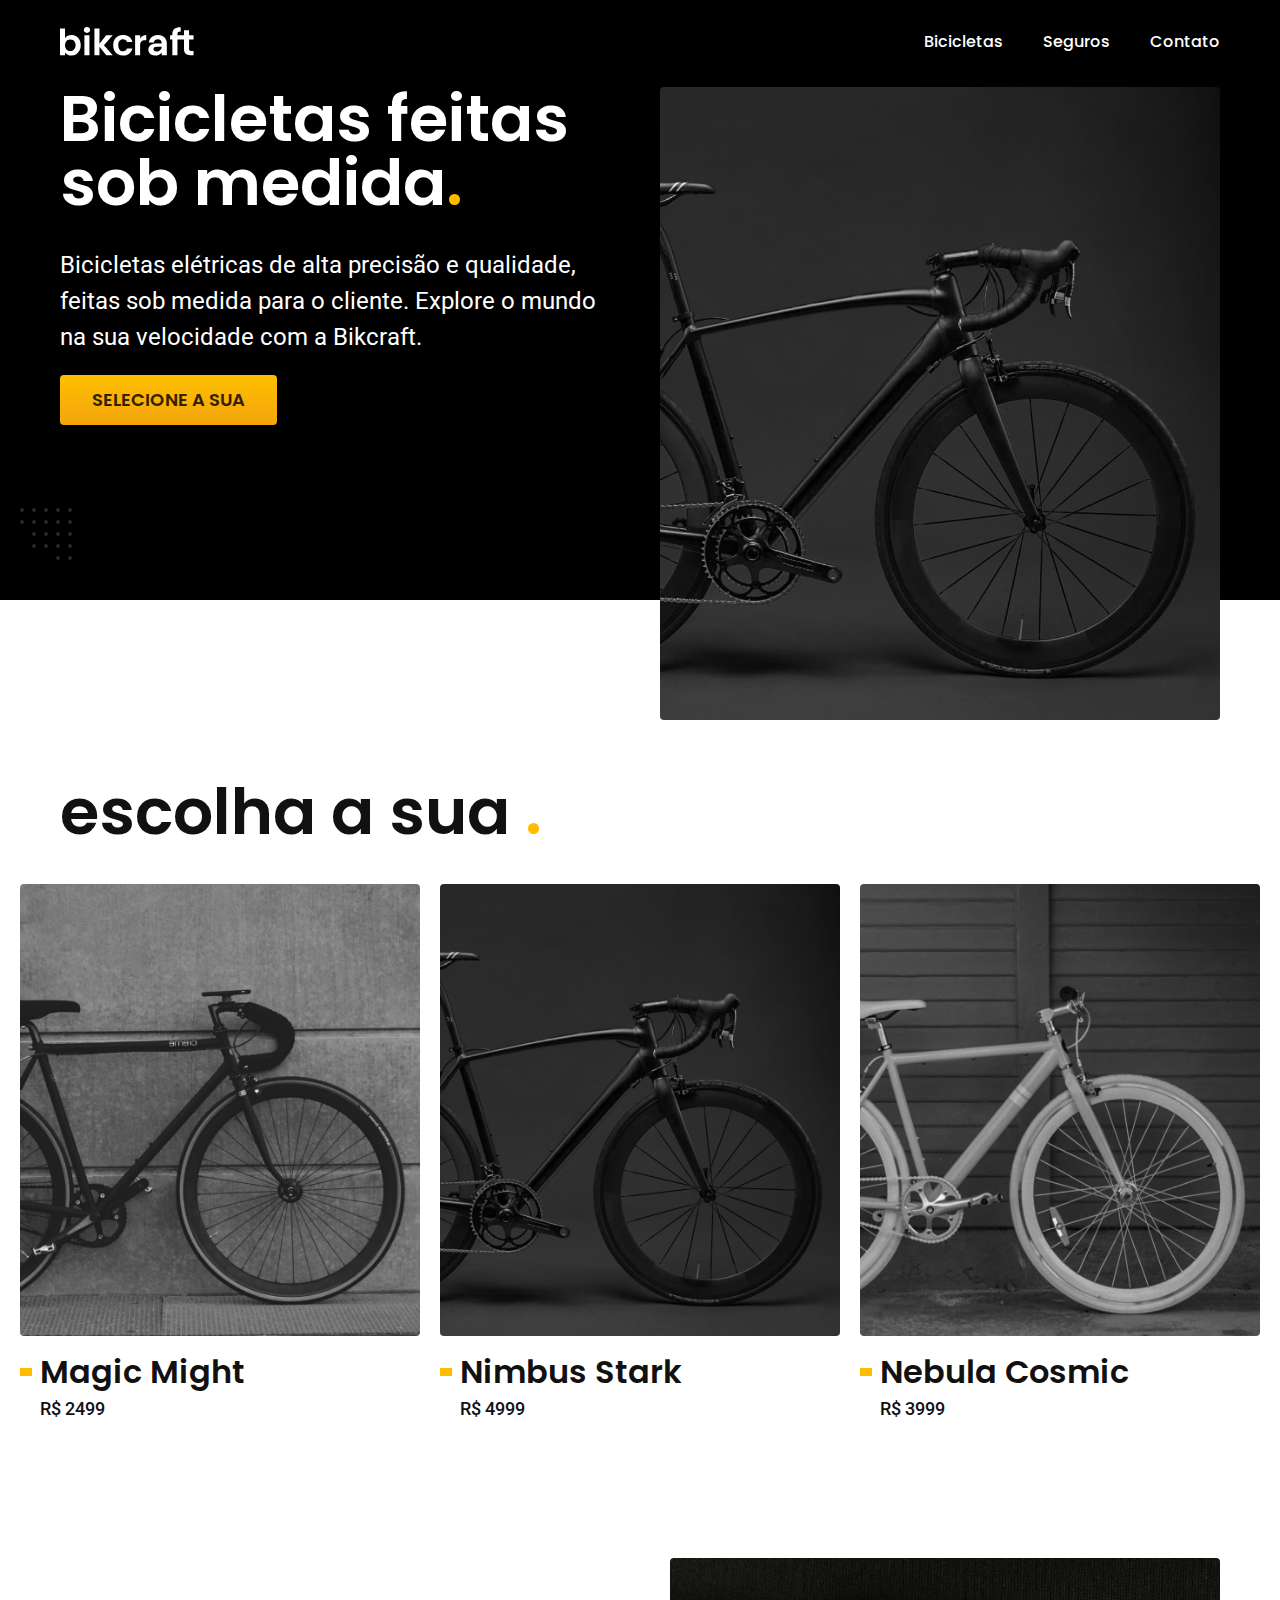
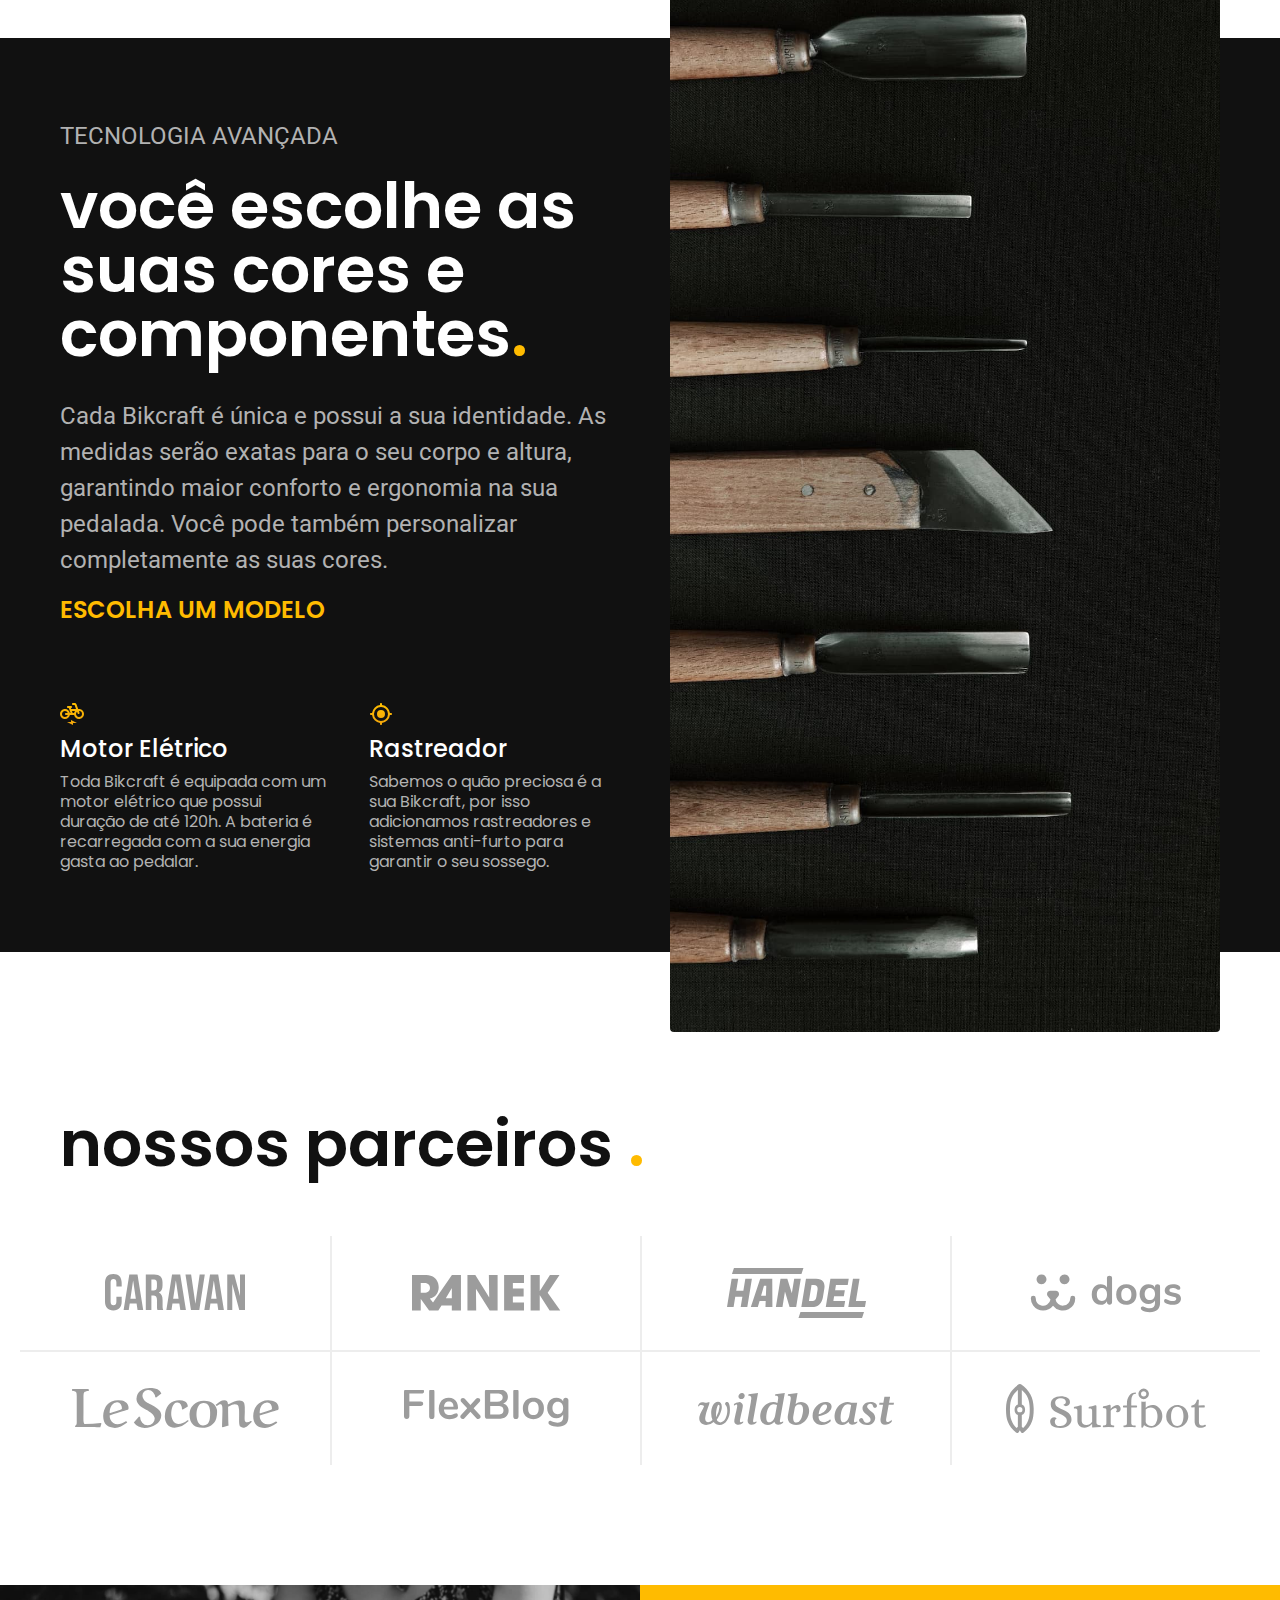
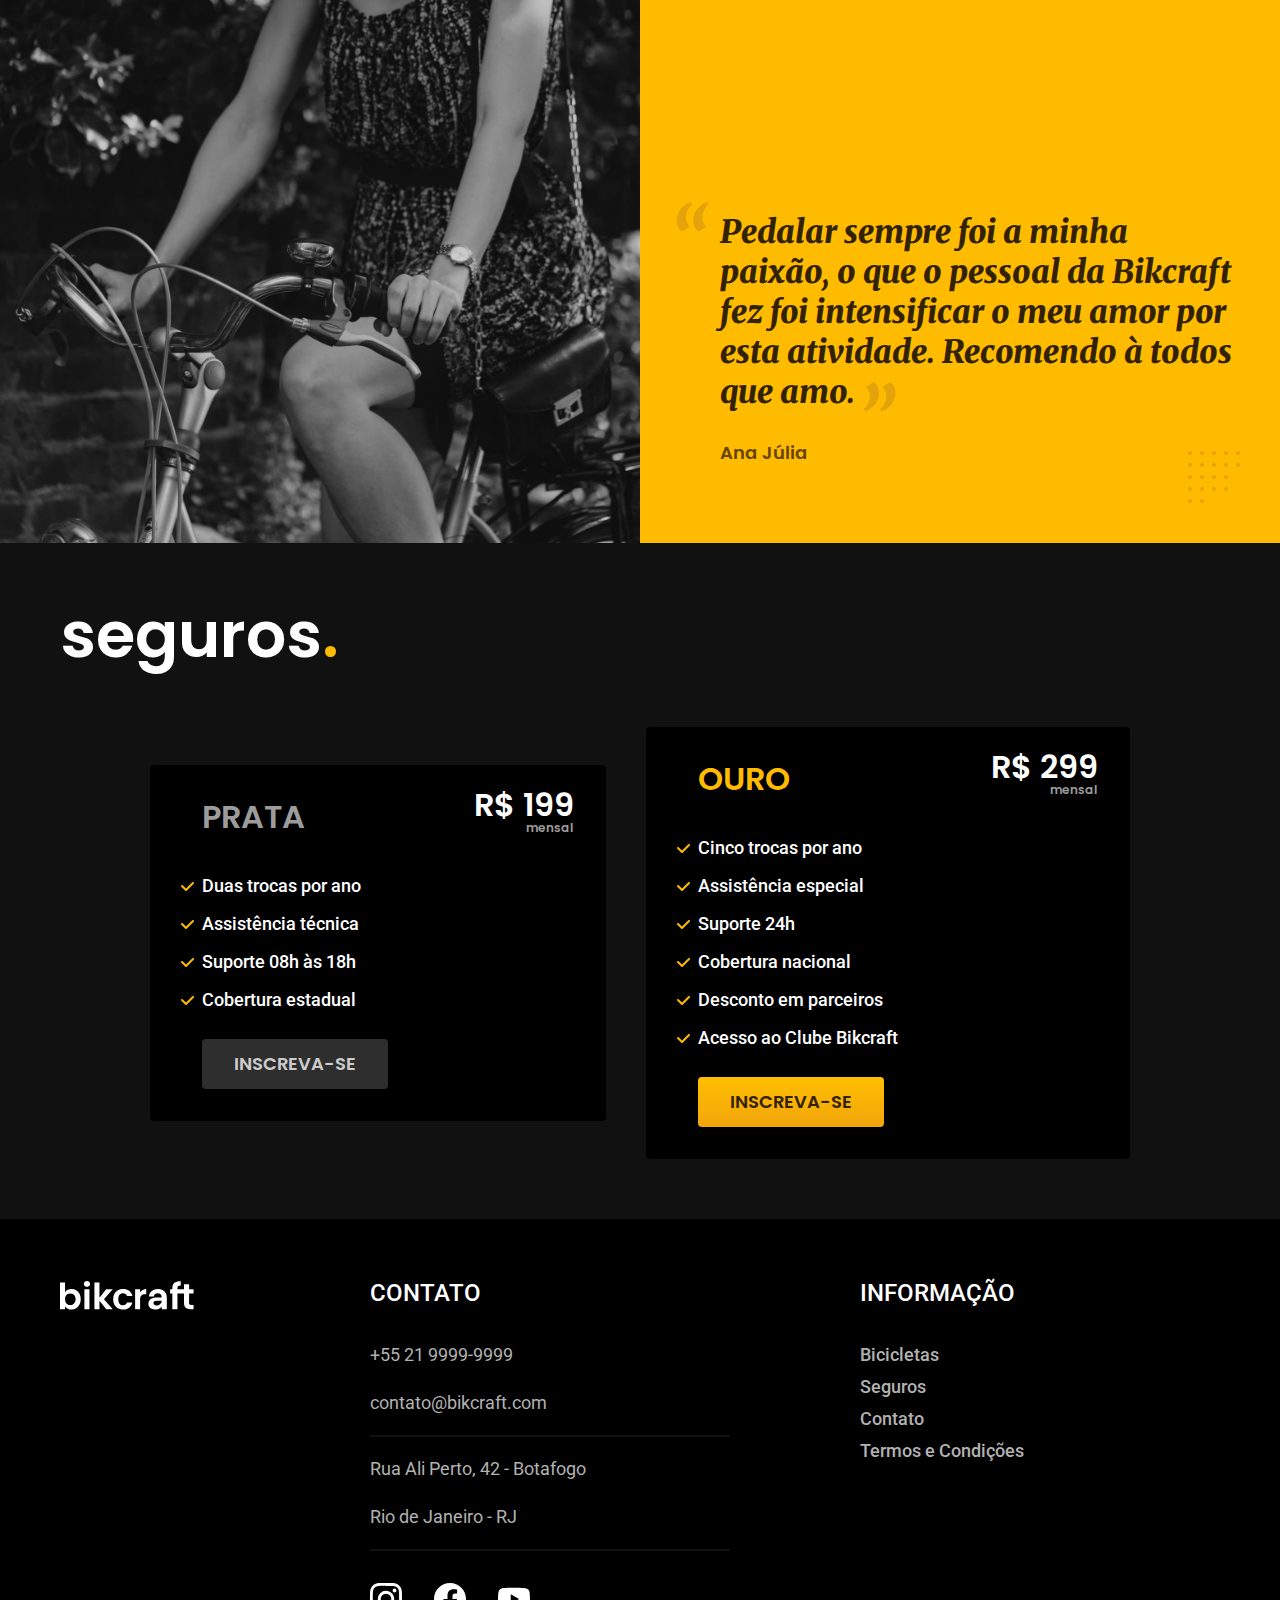
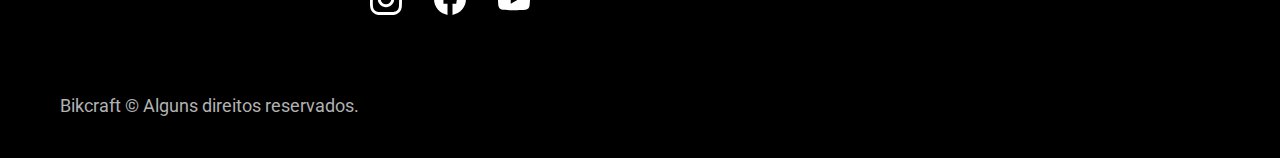
<file: index.html>
<!DOCTYPE html>
<html lang="pt-br">

<head>
  <meta charset="UTF-8">
  <meta http-equiv="X-UA-Compatible" content="IE=edge">
  <meta name="viewport" content="width=device-width, initial-scale=1.0">
  <meta name="description" content="Bicicletas elétricas de alta precisão e qualidade,  feitas sob medida para o cliente. Explore o mundo na sua velocidade com a Bikcraft">
  <title>Bikecraft</title>

  <link rel="icon" href="favicon.svg" type="image/x-icon+xml">

  <link href="./css/style.min.css" rel="preload" as="style">
  <link rel="stylesheet" href="./css/style.min.css">


  <link rel="preconnect" href="https://fonts.googleapis.com">
  <link rel="preconnect" href="https://fonts.gstatic.com" crossorigin>
  <link href="https://fonts.googleapis.com/css2?family=Merriweather:ital,wght@1,900&family=Poppins:wght@500;600&family=Roboto:wght@400;500&display=swap" rel="stylesheet">
  <script>document.documentElement.classList.add("js")</script>
</head>

<body id="home">
  <header id="header">
    <div class="header conteiner">
      <a href="index.html">
        <img src="./img/bikcraft.svg" width="136" height="32" alt="Logo Bikecraft">
      </a>
      <nav>
        <ul class="menu">
          <li><a href="./bicicletas.html">Bicicletas</a></li>
          <li> <a href="./seguros.html">Seguros</a></li>
          <li><a href="./contato.html">Contato</a></li>
        </ul>
      </nav>
    </div>
  </header>

  <main class="introducao-bg">
    <div class="introducao conteiner ">
      <div class="introducao-info">
        <h1 class="title fadeInDown" data-anime="200">Bicicletas feitas sob medida<span>.</span></h1>
        <p class="fadeInDown" data-anime="400">Bicicletas elétricas de alta precisão e qualidade, feitas sob medida para o cliente. Explore o mundo na sua velocidade com a Bikcraft.</p>
        <a href="./bicicletas.html" data-anime="600" class="botao fadeInDown">Selecione a sua</a>
      </div>
      <picture class="fadeInDown" data-anime="800">
        <source media="(max-width: 800px)" srcset="./img/bicicletas/nimbus.jpg">
        <img src="./img/bicicletas/nimbus-home.jpg" width="920" height="1040">
      </picture>
    </div>
  </main>

  <section class="escolha-bike ">
    <h2 class="title conteiner">escolha a sua <span>.</span></h2>
    <ul class="carrossel">
      <li>
        <a href="./bicicletas-interno/./magic.html">
          <img src="./img/bicicletas/magic-home.jpg" width="920" height="1040" alt="bicicleta magic">
          <h3>Magic Might</h3>
          <p>R$ 2499</p>
        </a>
      </li>

      <li>
        <a href="./bicicletas-interno/nimbus.html">
          <img src="./img/bicicletas/nimbus-home.jpg" width="920" height="1040" alt="bicicleta nimbus">
          <h3>Nimbus Stark</h3>
          <p>R$ 4999</p>
        </a>
      </li>

      <li>
        <a href="./bicicletas-interno/nebula.html">
          <img src="./img/bicicletas/nebula-home.jpg" width="920" height="1040" alt="bicicleta nebula">
          <h3>Nebula Cosmic</h3>
          <p>R$ 3999</p>
        </a>
      </li>
    </ul>
  </section>

  <section class="tecnologia-bg">
    <div class="tecnologia conteiner">
      <div class="tecnologia-info">
        <span class="subtitle">Tecnologia Avançada</span>
        <h2 class="title">você escolhe as suas cores e componentes<span>.</span></h2>
        <p>Cada Bikcraft é única e possui a sua identidade. As medidas serão exatas para o seu corpo e altura, garantindo maior conforto e ergonomia na sua pedalada. Você pode também personalizar completamente as suas cores.</p>
        <a href="./bicicletas.html">ESCOLHA UM MODELO</a>

        <div class="tecnologia-modes">
          <div class="elemento">
            <img src="./img/icones/eletrica.svg" width="24" height="24" alt="">
            <h3>Motor Elétrico</h3>
            <p>Toda Bikcraft é equipada com um motor elétrico que possui duração de até 120h. A bateria é recarregada com a sua energia gasta ao pedalar.</p>
          </div>

          <div class="elemento">
            <img src="./img/icones/rastreador.svg" width="24" height="24" alt="">
            <h3>Rastreador</h3>
            <p>Sabemos o quão preciosa é a sua Bikcraft, por isso adicionamos rastreadores e sistemas anti-furto para garantir o seu sossego.</p>
          </div>
        </div>
      </div>
      <picture class="tecnologia-imagem">
        <img src="./img/fotos/tecnologia.jpg" width="1200" height="1920" alt="">
      </picture>
    </div>
  </section>

  <article class="parceiros">
    <h2 class="title conteiner">nossos parceiros <span>.</span></h2>
    <ul class="galeria">
      <li><img src="./img/parceiros/caravan.svg" width="140" height="38" alt="Caravan"></li>
      <li><img src="./img/parceiros/ranek.svg" width="149" height="36" alt="Ranek"></li>
      <li><img src="./img/parceiros/handel.svg" width="139" height="50" alt="Handel"></li>
      <li><img src="./img/parceiros/dogs.svg" width="152" height="39" alt="Dogs"></li>
      <li><img src="./img/parceiros/lescone.svg" width="208" height="41" alt="Lescone"></li>
      <li><img src="./img/parceiros/flexblog.svg" width="165" height="38" alt="Flexblog"></li>
      <li><img src="./img/parceiros/wildbeast.svg" width="196" height="34" alt="Wildbeast"></li>
      <li><img src="./img/parceiros/surfbot.svg" width="200" height="49" alt="Surfbot"></li>
    </ul>
    </div>
  </article>

  <article class="depoimento">
    <picture>
      <img src="./img/fotos/depoimento.jpg" width="1560" height="1360" alt="Moça em uma bicicleta">
    </picture>
    <div class="descricao-depoimento">
      <blockquote class="text-depoimento">
        <p>Pedalar sempre foi a minha paixão, o que o pessoal da Bikcraft fez foi intensificar o meu amor por esta atividade. Recomendo à todos que amo.</p>
      </blockquote>
      <span class="autora">Ana Júlia</span>
    </div>
  </article>

  <section class="seguros-bg">
    <h2 class="title conteiner">seguros<span>.</span></h2>
    <div class="seguro conteiner">
      <div class="prata card">
        <div>
          <h3 class="subtitle-prata">prata</h3>
          <ul>
            <li>
              <p>Duas trocas por ano</p>
            </li>
            <li>
              <p>Assistência técnica</p>
            </li>
            <li>
              <p>Suporte 08h às 18h</p>
            </li>
            <li>
              <p>Cobertura estadual</p>
            </li>
          </ul>
          <a class="botao" href="/orcamento.html">Inscreva-se</a>
        </div>
        <p class="valor-sg">R$ 199<br><span>mensal</span></p>
      </div>

      <div class="ouro card">
        <div>
          <h3 class="subtitle-ouro">ouro</h3>
          <ul>
            <li>
              <p>Cinco trocas por ano</p>
            </li>
            <li>
              <p>Assistência especial</p>
            </li>
            <li>
              <p>Suporte 24h</p>
            </li>
            <li>
              <p>Cobertura nacional</p>
            </li>
            <li>
              <p>Desconto em parceiros</p>
            </li>
            <li>
              <p>Acesso ao Clube Bikcraft</p>
            </li>
          </ul>
          <a class="botao" href="/orcamento.html">Inscreva-se</a>
        </div>
        <p class="valor-sg">R$ 299<br><span>mensal</span></p>
      </div>
    </div>
  </section>

  <footer class="footer-bg">
    <div class="footer conteiner">
      <img src="./img/bikcraft.svg" width="136" height="1040" alt="Logo Bikecraft">
      <div class="footer-contato">
        <h4>Contato</h4>
        <ul>
          <li><a href="tel:+5588999999999"> +55 21 9999-9999 </a></li>
          <li><a href="mailto:contato@bikcraft.com">contato@bikcraft.com</a> </li>
          <li>Rua Ali Perto, 42 - Botafogo</li>
          <li> Rio de Janeiro - RJ</li>
        </ul>
        <div class="header-icons">
          <a href="https://www.instagram.com/">
            <img src="./img/redes/instagram.svg" width="32" height="32" alt="logo instagram">
          </a>
          <a href="https://www.facebook.com/">
            <img src="./img/redes/facebook.svg" width="32" height="32" alt="logo facebook">
          </a>
          <a href="https://www.youtube.com/">
            <img src="./img/redes/youtube.svg" width="32" height="32" alt="logo youtube">
          </a>
        </div>

      </div>
      <div class="footer-info">
        <h4>Informação</h4>
        <ul>
          <li><a href="/bicicletas.html">Bicicletas</a></li>
          <li><a href="/seguros.html">Seguros</a> </li>
          <li><a href="/contato.html">Contato</a> </li>
          <li><a href="/termos.html">Termos e Condições</a></li>
        </ul>
      </div>
      <p class="footer-coop">Bikcraft © Alguns direitos reservados.</p>
    </div>
  </footer>

  <script src="./js/plugins/simple-anime.js"></script>
  <script src="./js/script.js"></script>
</body>

</html>
</file>
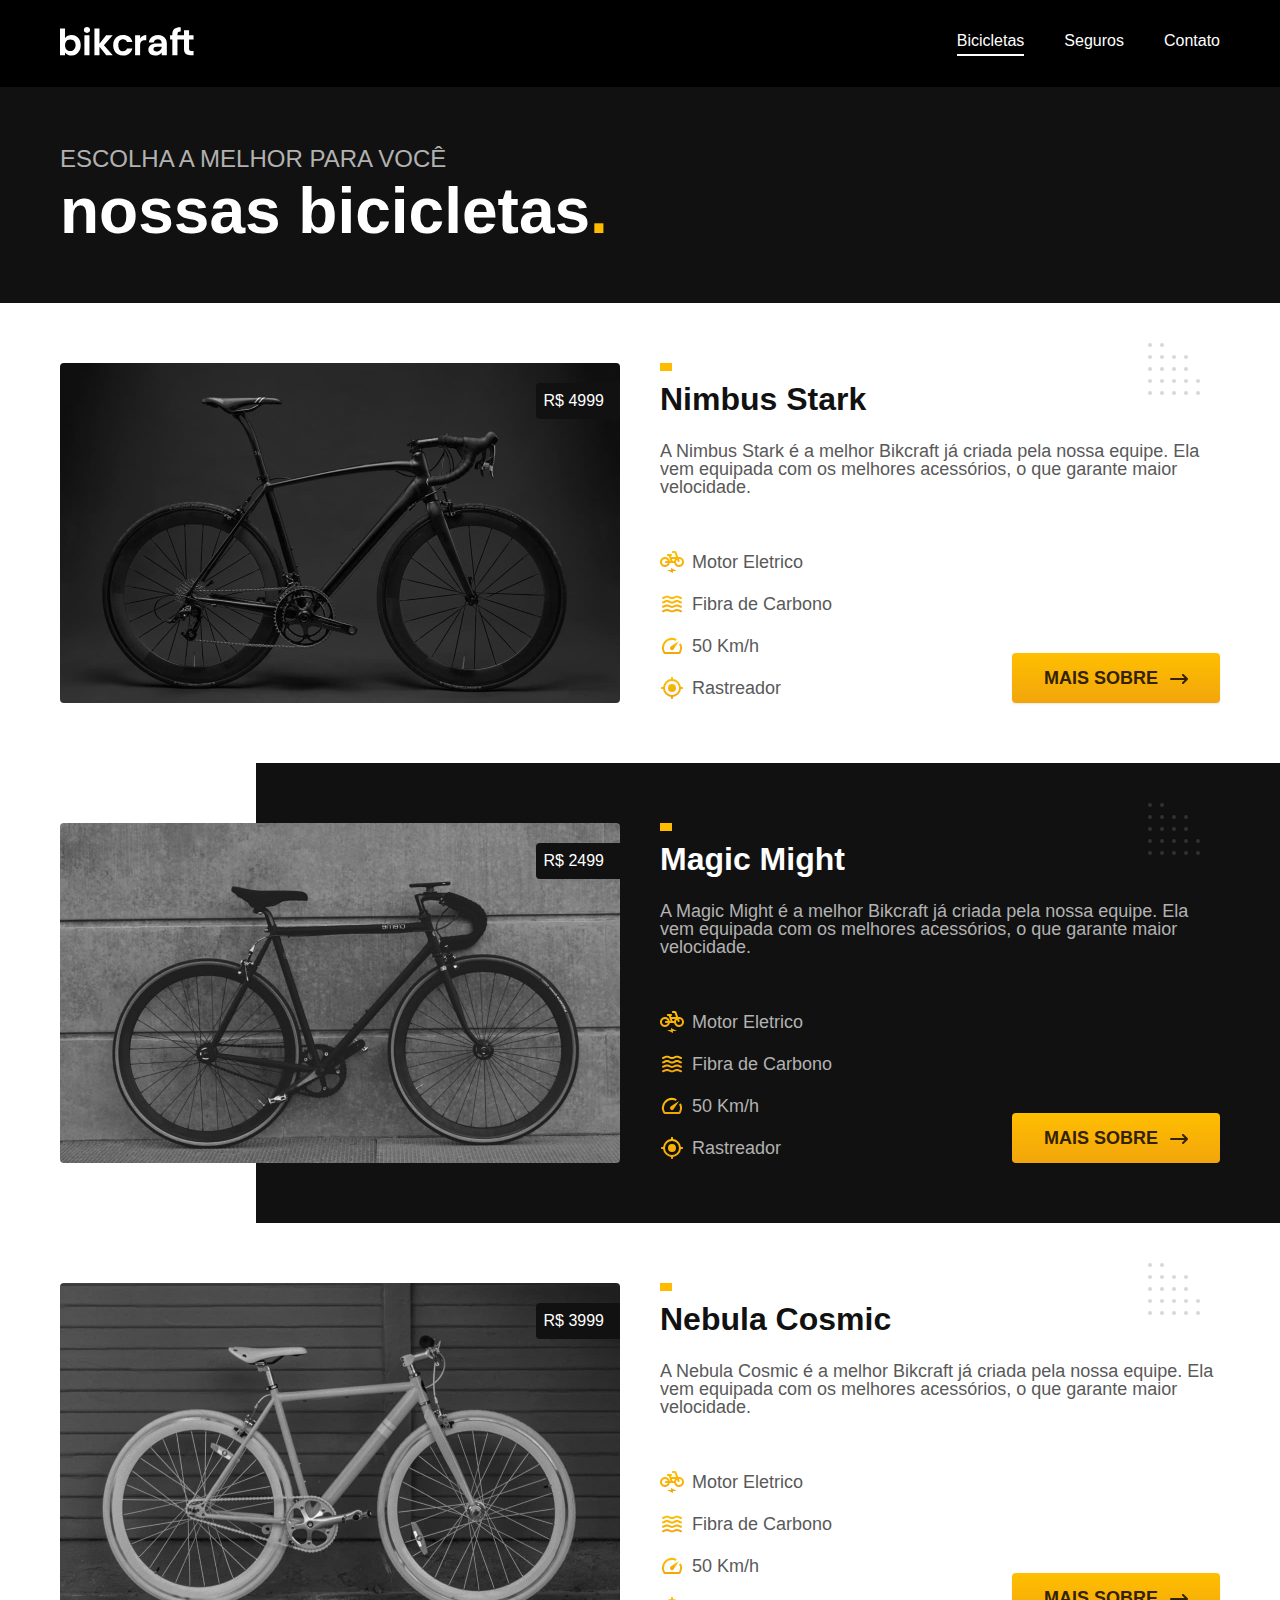
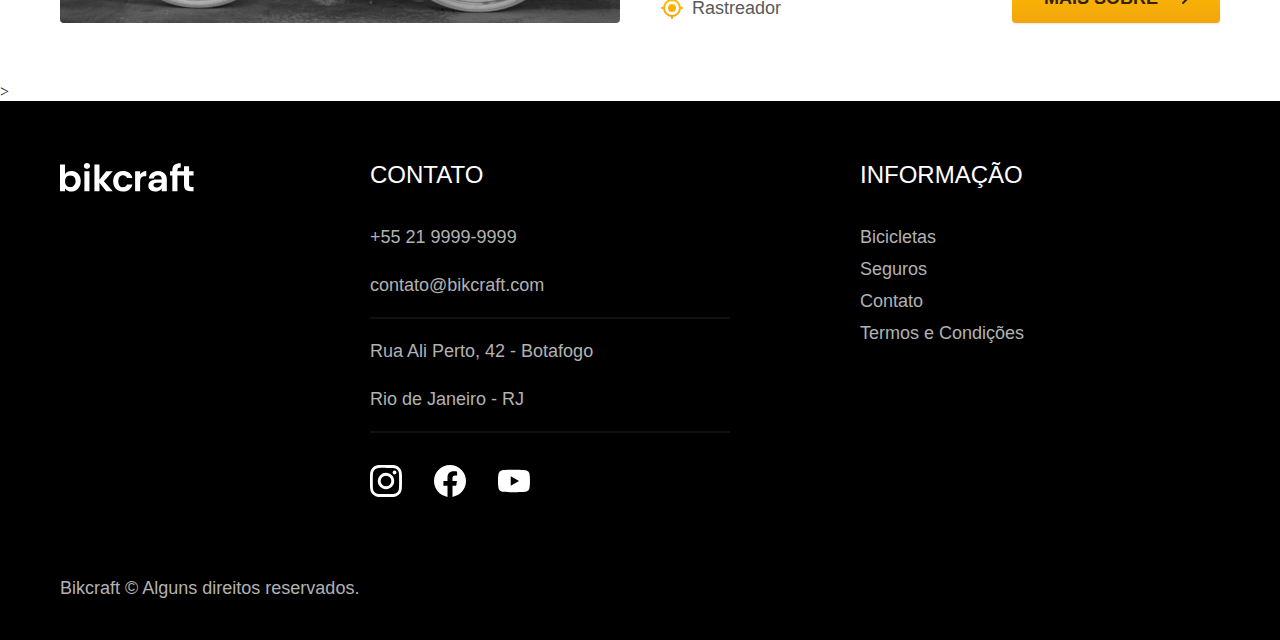
<file: bicicletas.html>
<!DOCTYPE html>
<html lang="pt-br">

<head>
  <meta charset="UTF-8">
  <meta http-equiv="X-UA-Compatible" content="IE=edge">
  <meta name="viewport" content="width=device-width, initial-scale=1.0">
  <title>Bikecraft</title>
  <link href="./css/style.min.css" rel="preload" as="style">
  <link rel="stylesheet" href="./css/style.min.css">
  <link rel="icon" href="favicon.svg" type="image/x-icon">
  <script>document.documentElement.classList.add("js")</script>
</head>

<body id="bicicleta">
  <header id="header">
    <div class="header conteiner">
      <a href="index.html">
        <img src="./img/bikcraft.svg" alt="Logo Bikecraft">
      </a>
      <nav>
        <ul class="menu">
          <li><a href="./bicicletas.html">Bicicletas</a></li>
          <li> <a href="./seguros.html">Seguros</a></li>
          <li><a href="./contato.html">Contato</a></li>
        </ul>
      </nav>
    </div>
  </header>

  <main class="nossas-bicicletas ">

    <div class="title-area">
      <div class="conteiner">
        <p>Escolha a melhor para você</p>
        <h2 class="title">nossas bicicletas<span>.</span></h2>
      </div>
    </div>

    <div class="bicicleta conteiner ">
      <div class="bicicleta-imagem">
        <img src="./img/bicicletas/nimbus.jpg" alt="">
        <span>R$ 4999</span>
      </div>
      <div class="bicicleta-info">
        <h2>Nimbus Stark</h2>
        <p>A Nimbus Stark é a melhor Bikcraft já criada pela nossa equipe. Ela vem equipada com os melhores acessórios, o que garante maior velocidade. </p>
        <ul class="font-herdada">
          <li>
            <img src="./img/icones/eletrica.svg" alt="">
            Motor Eletrico
          </li>
          <li>
            <img src="./img/icones/carbono.svg" alt="">
            Fibra de Carbono
          </li>
          <li>
            <img src="./img/icones/velocidade.svg" alt="">
            50 Km/h
          </li>
          <li>
            <img src="./img/icones/rastreador.svg" alt="">
            Rastreador
          </li>
        </ul>
        <a href="./bicicletas-interno/nimbus.html" class="botao seta">MAIS SOBRE</a>
      </div>
    </div>

    <div class="bicicleta-bg ">
      <div class="bicicleta conteiner">
        <div class="bicicleta-imagem">
          <img src="./img/bicicletas/magic.jpg" alt="">
          <span>R$ 2499</span>
        </div>
        <div class="bicicleta-info cor-0">
          <h2>Magic Might</h2>
          <p>A Magic Might é a melhor Bikcraft já criada pela nossa equipe. Ela vem equipada com os melhores acessórios, o que garante maior velocidade. </p>
          <ul class="font-herdada">
            <li>
              <img src="/img/icones/eletrica.svg" alt="">
              Motor Eletrico
            </li>
            <li>
              <img src="/img/icones/carbono.svg" alt="">
              Fibra de Carbono
            </li>
            <li>
              <img src="/img/icones/velocidade.svg" alt="">
              50 Km/h
            </li>
            <li>
              <img src="/img/icones/rastreador.svg" alt="">
              Rastreador
            </li>
          </ul>
          <a href="./bicicletas-interno/magic.html" class="botao seta">MAIS SOBRE</a>
        </div>
      </div>
    </div>

    <div class="bicicleta conteiner ">
      <div class="bicicleta-imagem">
        <img src="./img/bicicletas/nebula.jpg" alt="">
        <span>R$ 3999</span>
      </div>
      <div class="bicicleta-info">
        <h2>Nebula Cosmic</h2>
        <p>A Nebula Cosmic é a melhor Bikcraft já criada pela nossa equipe. Ela vem equipada com os melhores acessórios, o que garante maior velocidade. </p>
        <ul class="font-herdada">
          <li>
            <img src="/img/icones/eletrica.svg" alt="">
            Motor Eletrico
          </li>
          <li>
            <img src="/img/icones/carbono.svg" alt="">
            Fibra de Carbono
          </li>
          <li>
            <img src="/img/icones/velocidade.svg" alt="">
            50 Km/h
          </li>
          <li>
            <img src="/img/icones/rastreador.svg" alt="">
            Rastreador
          </li>
        </ul>
        <a href="./bicicletas-interno/nebula.html" class="botao seta">MAIS SOBRE</a>
      </div>
    </div>

  </main>>

  <footer class="footer-bg">
    <div class="footer conteiner">
      <img src="./img/bikcraft.svg" alt="Logo Bikecraft">
      <div class="footer-contato">
        <h4>Contato</h4>
        <ul>
          <li><a href="tel:+5588999999999"> +55 21 9999-9999 </a></li>
          <li><a href="mailto:contato@bikcraft.com">contato@bikcraft.com</a> </li>
          <li>Rua Ali Perto, 42 - Botafogo</li>
          <li> Rio de Janeiro - RJ</li>
        </ul>
        <div class="header-icons">
          <a href="https://www.instagram.com/">
            <img src="./img/redes/instagram.svg" alt="logo instagram">
          </a>
          <a href="https://www.facebook.com/">
            <img src="./img/redes/facebook.svg" alt="logo facebook">
          </a>
          <a href="https://www.youtube.com/">
            <img src="./img/redes/youtube.svg" alt="logo youtube">
          </a>
        </div>

      </div>
      <div class="footer-info">
        <h4>Informação</h4>
        <ul>
          <li><a href="/bicicletas.html">Bicicletas</a></li>
          <li><a href="/seguros.html">Seguros</a> </li>
          <li><a href="/contato.html">Contato</a> </li>
          <li><a href="/termos.html">Termos e Condições</a></li>
        </ul>
      </div>
      <p class="footer-coop">Bikcraft © Alguns direitos reservados.</p>
    </div>
  </footer>

  <script src="./js/script.js"></script>
</body>

</html>
</file>
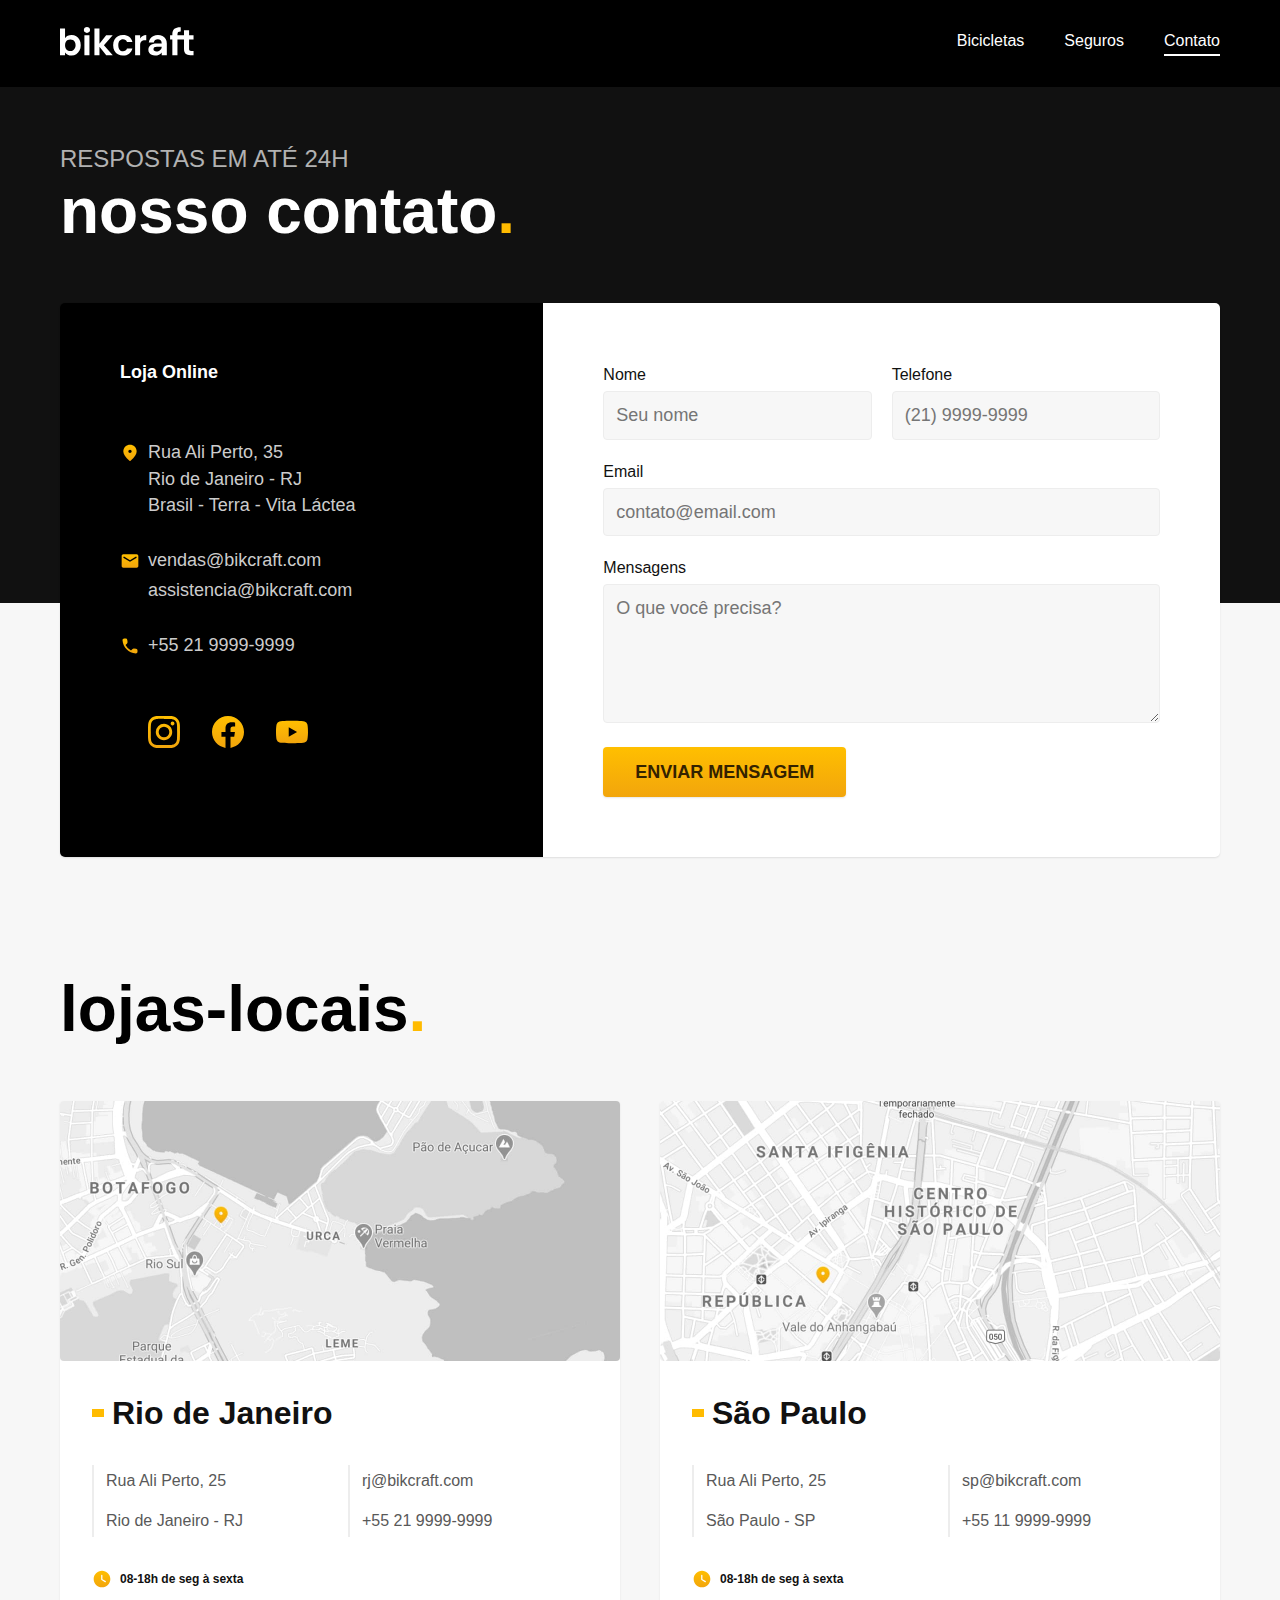
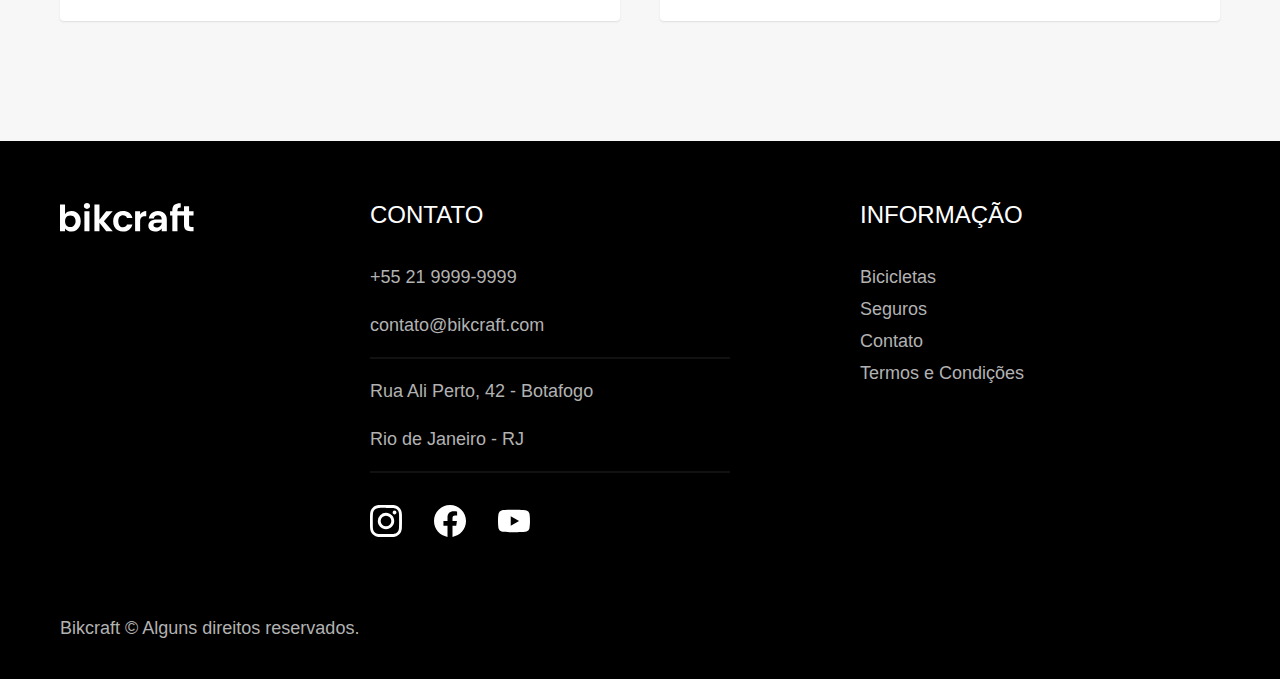
<file: contato.html>
<!DOCTYPE html>
<html lang="pt-br">

<head>
  <meta charset="UTF-8">
  <meta http-equiv="X-UA-Compatible" content="IE=edge">
  <meta name="viewport" content="width=device-width, initial-scale=1.0">
  <title>Bikecraft</title>
  <link href="./css/style.min.css" rel="preload" as="style">
  <link rel="stylesheet" href="./css/style.min.css">
  <link rel="icon" href="favicon.svg" type="image/x-icon">
  <script>document.documentElement.classList.add("js")</script>
</head>

<body id="contato">
  <header id="header">
    <div class="header conteiner">
      <a href="index.html">
        <img src="./img/bikcraft.svg" alt="Logo Bikecraft">
      </a>
      <nav>
        <ul class="menu">
          <li><a href="./bicicletas.html">Bicicletas</a></li>
          <li> <a href="./seguros.html">Seguros</a></li>
          <li><a href="./contato.html">Contato</a></li>
        </ul>
      </nav>
    </div>
  </header>

  <main class="nosso-contato">
    <div class="title-area">
      <div class="conteiner">
        <p>respostas em até 24h</p>
        <h2 class="title">nosso contato<span>.</span></h2>
      </div>
    </div>

    <section class="contato-bg">
      <div class="contato conteiner">
        <div class="contato-info">
          <h2>Loja Online</h2>
          <div class="contato-endereco">
            <p>Rua Ali Perto, 35</p>
            <p>Rio de Janeiro - RJ</p>
            <p> Brasil - Terra - Vita Láctea</p>
          </div>
          <address class="contato-meios">
            <a href="mailto:vendas@bikcraft.com">vendas@bikcraft.com</a>
            <a href="mailto:assistencia@bikcraft.com">assistencia@bikcraft.com</a>
            <a href="tel:+5588999999999"> +55 21 9999-9999 </a>
          </address>
          <div class="flex-icon">
            <a href="https://www.instagram.com/">
              <img src="./img/redes/instagram-p.svg" alt="logo instagram">
            </a>
            <a href="https://www.facebook.com/">
              <img src="./img/redes/facebook-p.svg" alt="logo facebook">
            </a>
            <a href="https://www.youtube.com/">
              <img src="./img/redes/youtube-p.svg" alt="logo youtube">
            </a>
          </div>
        </div>
        <div class="contato-form">
          <form action="" class="form form-contato">
            <div>
              <label for="name">Nome</label>
              <input type="text" name="name" id="name" placeholder="Seu nome" required>
            </div>
            <div>
              <label for="phone">Telefone</label>
              <input type="text" name="phone" id="phone" placeholder="(21) 9999-9999" required>
            </div>
            <div class="col-2 ">
              <label for="email">Email</label>
              <input type="email" name="email" id="email" placeholder="contato@email.com" required>
            </div>

            <div class="col-2">
              <label for="mensagem">Mensagens</label>
              <textarea placeholder="O que você precisa?" name="mensagem" id="mensagem" rows="5"></textarea>
            </div>
            <button class="botao">Enviar mensagem</button>
          </form>
        </div>
      </div>
    </section>

    <section class="lojas-locais-bg">
      <div class="lojas-locais conteiner">
        <h2 class="title">lojas-locais<span>.</span></h2>

        <div class="regiao">
          <img src="/img/lojas/rj.jpg" alt="mapa do endereço de rio de Janeiro">
          <div class="regiao-descricao">
            <h3>Rio de Janeiro</h3>
            <div class="contato-regiao">
              <p>Rua Ali Perto, 25</p>
              <p> Rio de Janeiro - RJ</p>
            </div>
            <div class="contato-regiao">
              <a href="mailto:rj@bikcraft.com">rj@bikcraft.com</a>
              <a href="tel:+5521999999999"> +55 21 9999-9999 </a>
            </div>
            <p class="horario"><img src="./img/icones/horario.svg" alt=""> 08-18h de seg à sexta</p>
          </div>
        </div>

        <div class="regiao">
          <img src="/img/lojas/sp.jpg" alt="mapa do endereço de São Paulo ">
          <div class="regiao-descricao">
            <h3>São Paulo</h3>
            <div class="contato-regiao">
              <p>Rua Ali Perto, 25</p>
              <p> São Paulo - SP</p>
            </div>
            <div class="contato-regiao">
              <a href="mailto:sp@bikcraft.com">sp@bikcraft.com</a>
              <a href="tel:+552=11999999999"> +55 11 9999-9999 </a>
            </div>
            <p class="horario"><img src="./img/icones/horario.svg" alt=""> 08-18h de seg à sexta</p>
          </div>
        </div>
      </div>
    </section>

  </main>

  <footer class="footer-bg">
    <div class="footer conteiner">
      <img src="./img/bikcraft.svg" alt="Logo Bikecraft">
      <div class="footer-contato">
        <h4>Contato</h4>
        <ul>
          <li><a href="tel:+5588999999999"> +55 21 9999-9999 </a></li>
          <li><a href="mailto:contato@bikcraft.com">contato@bikcraft.com</a> </li>
          <li>Rua Ali Perto, 42 - Botafogo</li>
          <li> Rio de Janeiro - RJ</li>
        </ul>
        <div class="header-icons">
          <a href="https://www.instagram.com/">
            <img src="./img/redes/instagram.svg" alt="logo instagram">
          </a>
          <a href="https://www.facebook.com/">
            <img src="./img/redes/facebook.svg" alt="logo facebook">
          </a>
          <a href="https://www.youtube.com/">
            <img src="./img/redes/youtube.svg" alt="logo youtube">
          </a>
        </div>

      </div>
      <div class="footer-info">
        <h4>Informação</h4>
        <ul>
          <li><a href="/bicicletas.html">Bicicletas</a></li>
          <li><a href="/seguros.html">Seguros</a> </li>
          <li><a href="/contato.html">Contato</a> </li>
          <li><a href="/termos.html">Termos e Condições</a></li>
        </ul>
      </div>
      <p class="footer-coop">Bikcraft © Alguns direitos reservados.</p>
    </div>
  </footer>

  <script src="./js/script.js"></script>
</body>

</html>
</file>
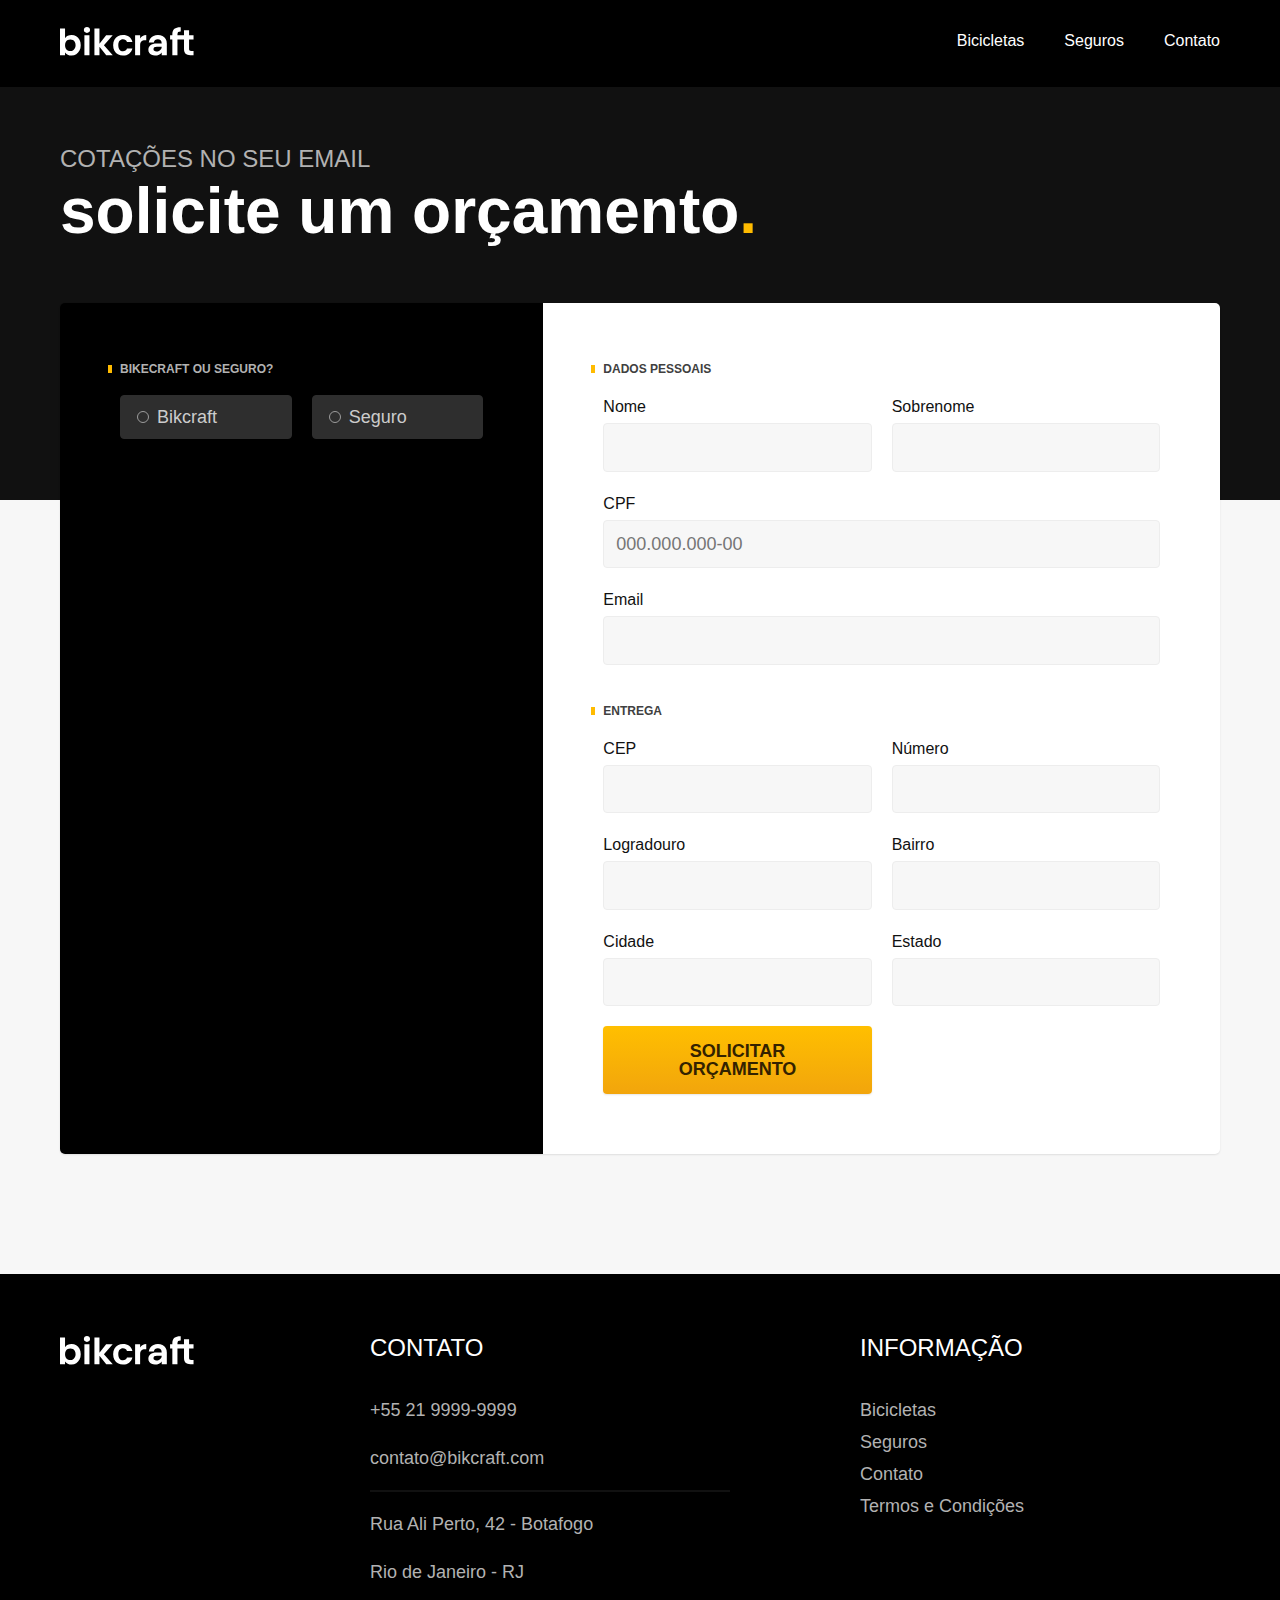
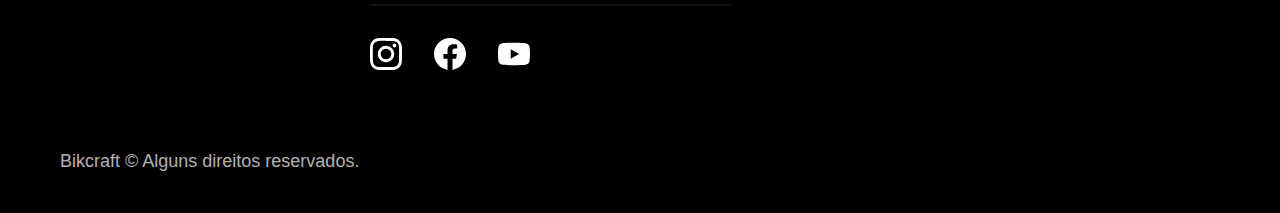
<file: orcamento.html>
<!DOCTYPE html>
<html lang="pt-br">

<head>
  <meta charset="UTF-8">
  <meta http-equiv="X-UA-Compatible" content="IE=edge">
  <meta name="viewport" content="width=device-width, initial-scale=1.0">
  <title>Bikecraft</title>
  <link href="./css/style.min.css" rel="preload" as="style">
  <link rel="stylesheet" href="./css/style.min.css">
  <link rel="icon" href="favicon.svg" type="image/x-icon">
  <script>document.documentElement.classList.add("js")</script>
</head>

<body id="orcamento">
  <header id="header">
    <div class="header conteiner">
      <a href="index.html">
        <img src="./img/bikcraft.svg" alt="Logo Bikecraft">
      </a>
      <nav>
        <ul class="menu">
          <li><a href="./bicicletas.html">Bicicletas</a></li>
          <li> <a href="./seguros.html">Seguros</a></li>
          <li><a href="./contato.html">Contato</a></li>
        </ul>
      </nav>
    </div>
  </header>

  <main class="solicite-orcamento">
    <div class="title-area">
      <div class="conteiner">
        <p>cotações no seu email</p>
        <h2 class="title">solicite um orçamento<span>.</span></h2>
      </div>
    </div>


    <form class="orcamento conteiner " action="" class="form">
      <div class="orcamento-escolha">
        <h2>Bikecraft ou Seguro?</h2>

        <input type="radio" name="tipo" value="bikeradio" id="bikeradio">
        <label for="bikeradio">Bikcraft</label>

        <input type="radio" name="tipo" value="seguroradio" id="seguroradio">
        <label for="seguroradio">Seguro</label>

        <div class="orcamento-conteudo" id="orcamento-bikecraft">
          <h2>Escolha a sua</h2>

          <input type="radio" name="produto" value="nimbus " id="nimbus">
          <label for="nimbus">Nimbus Stark <span>R$4999</span></label>
          <div class="orcamento-detalhes">
            <ul>
              <li><img src="./img/icones/eletrica.svg" alt="">Motor Eletrico</li>
              <li><img src="./img/icones/carbono.svg" alt=""> Fibra de Carbono</li>
              <li><img src="./img/icones/velocidade.svg" alt="">50km</li>
              <li><img src="./img/icones/rastreador.svg" alt="">Rastreador</li>
            </ul>
            <img src="./img/bicicletas/nimbus.jpg" alt="">
          </div>

          <input type="radio" name="produto" value="magic " id="magic">
          <label for="magic">Magic Might<span>R$2499</span></label>
          <div class="orcamento-detalhes">
            <ul>
              <li><img src="./img/icones/eletrica.svg" alt="">Motor Eletrico</li>
              <li><img src="./img/icones/carbono.svg" alt=""> Fibra de Carbono</li>
              <li><img src="./img/icones/velocidade.svg" alt="">50km</li>
              <li><img src="./img/icones/rastreador.svg" alt="">Rastreador</li>
            </ul>
            <img src="./img/bicicletas/magic.jpg" alt="">
          </div>

          <input type="radio" name="produto" value="nebula " id="nebula">
          <label for="nebula">Nebula Cosmic<span>R$3999</span></label>
          <div class="orcamento-detalhes">
            <ul>
              <li><img src="./img/icones/eletrica.svg" alt="">Motor Eletrico</li>
              <li><img src="./img/icones/carbono.svg" alt=""> Fibra de Carbono</li>
              <li><img src="./img/icones/velocidade.svg" alt="">50km</li>
              <li><img src="./img/icones/rastreador.svg" alt="">Rastreador</li>
            </ul>
            <img src="./img/bicicletas/nebula.jpg" alt="">
          </div>

        </div>

        <div class="orcamento-conteudo" id="orcamento-seguro">
          <h2>Escolha o plano</h2>

          <input type="radio" name="produto" value="prata" id="prata">
          <label for="prata">Prata<span>R$199</span></label>

          <input type="radio" name="produto" value="ouro" id="ouro">
          <label for="ouro">Ouro<span>R$299</span></label>
        </div>

      </div>

      <div class="orcamento-form form">
        <h2 class="col-2">Dados Pessoais</h2>

        <div>
          <label for="name">Nome</label>
          <input type="text" id="name" name="name" required>
        </div>
        <div>
          <label for="last-name">Sobrenome</label>
          <input type="text" id="last-name" name="last-name" required>
        </div>
        <div class="col-2">
          <label for="cpf">CPF</label>
          <input type="text" id="cpf" name="cpf" required placeholder="000.000.000-00">
        </div>
        <div class="col-2">
          <label for="email">Email</label>
          <input type="email" id="email" name="email" required>
        </div>

        <h2 class="col-2">Entrega</h2>

        <div>
          <label for="cep">CEP</label>
          <input type="text" id="cep" name="cep" required>
        </div>
        <div>
          <label for="numero">Número</label>
          <input type="text" id="numero" name="numero" required>
        </div>
        <div>
          <label for="rua">Logradouro</label>
          <input type="text" id="rua" name="rua" required>
        </div>
        <div>
          <label for="bairro">Bairro</label>
          <input type="text" id="bairro" name="bairro" required>
        </div>
        <div>
          <label for="cidade">Cidade</label>
          <input type="text" id="cidade" name="cidade" required>
        </div>
        <div>
          <label for="estado">Estado</label>
          <input type="text" id="estado" name="estado" required>
        </div>
        <!-- <div class="ckeckbox col-2">
          <input type="checkbox" id="termos" name="termos" required>
          <label for="termos">Li e aceito os termos e condições.</label>
        </div> -->
        <div>
          <button class="botao col-2" type="submit">SOLICITAR ORÇAMENTO</button>
        </div>
      </div>
    </form>

  </main>

  <footer class="footer-bg">
    <div class="footer conteiner">
      <img src="./img/bikcraft.svg" alt="Logo Bikecraft">
      <div class="footer-contato">
        <h4>Contato</h4>
        <ul>
          <li><a href="tel:+5588999999999"> +55 21 9999-9999 </a></li>
          <li><a href="mailto:contato@bikcraft.com">contato@bikcraft.com</a> </li>
          <li>Rua Ali Perto, 42 - Botafogo</li>
          <li> Rio de Janeiro - RJ</li>
        </ul>
        <div class="header-icons">
          <a href="https://www.instagram.com/">
            <img src="./img/redes/instagram.svg" alt="logo instagram">
          </a>
          <a href="https://www.facebook.com/">
            <img src="./img/redes/facebook.svg" alt="logo facebook">
          </a>
          <a href="https://www.youtube.com/">
            <img src="./img/redes/youtube.svg" alt="logo youtube">
          </a>
        </div>

      </div>
      <div class="footer-info">
        <h4>Informação</h4>
        <ul>
          <li><a href="/bicicletas.html">Bicicletas</a></li>
          <li><a href="/seguros.html">Seguros</a> </li>
          <li><a href="/contato.html">Contato</a> </li>
          <li><a href="/termos.html">Termos e Condições</a></li>
        </ul>
      </div>
      <p class="footer-coop">Bikcraft © Alguns direitos reservados.</p>
    </div>
  </footer>


  <script src="./js/script.js"></script>
</body>

</html>
</file>
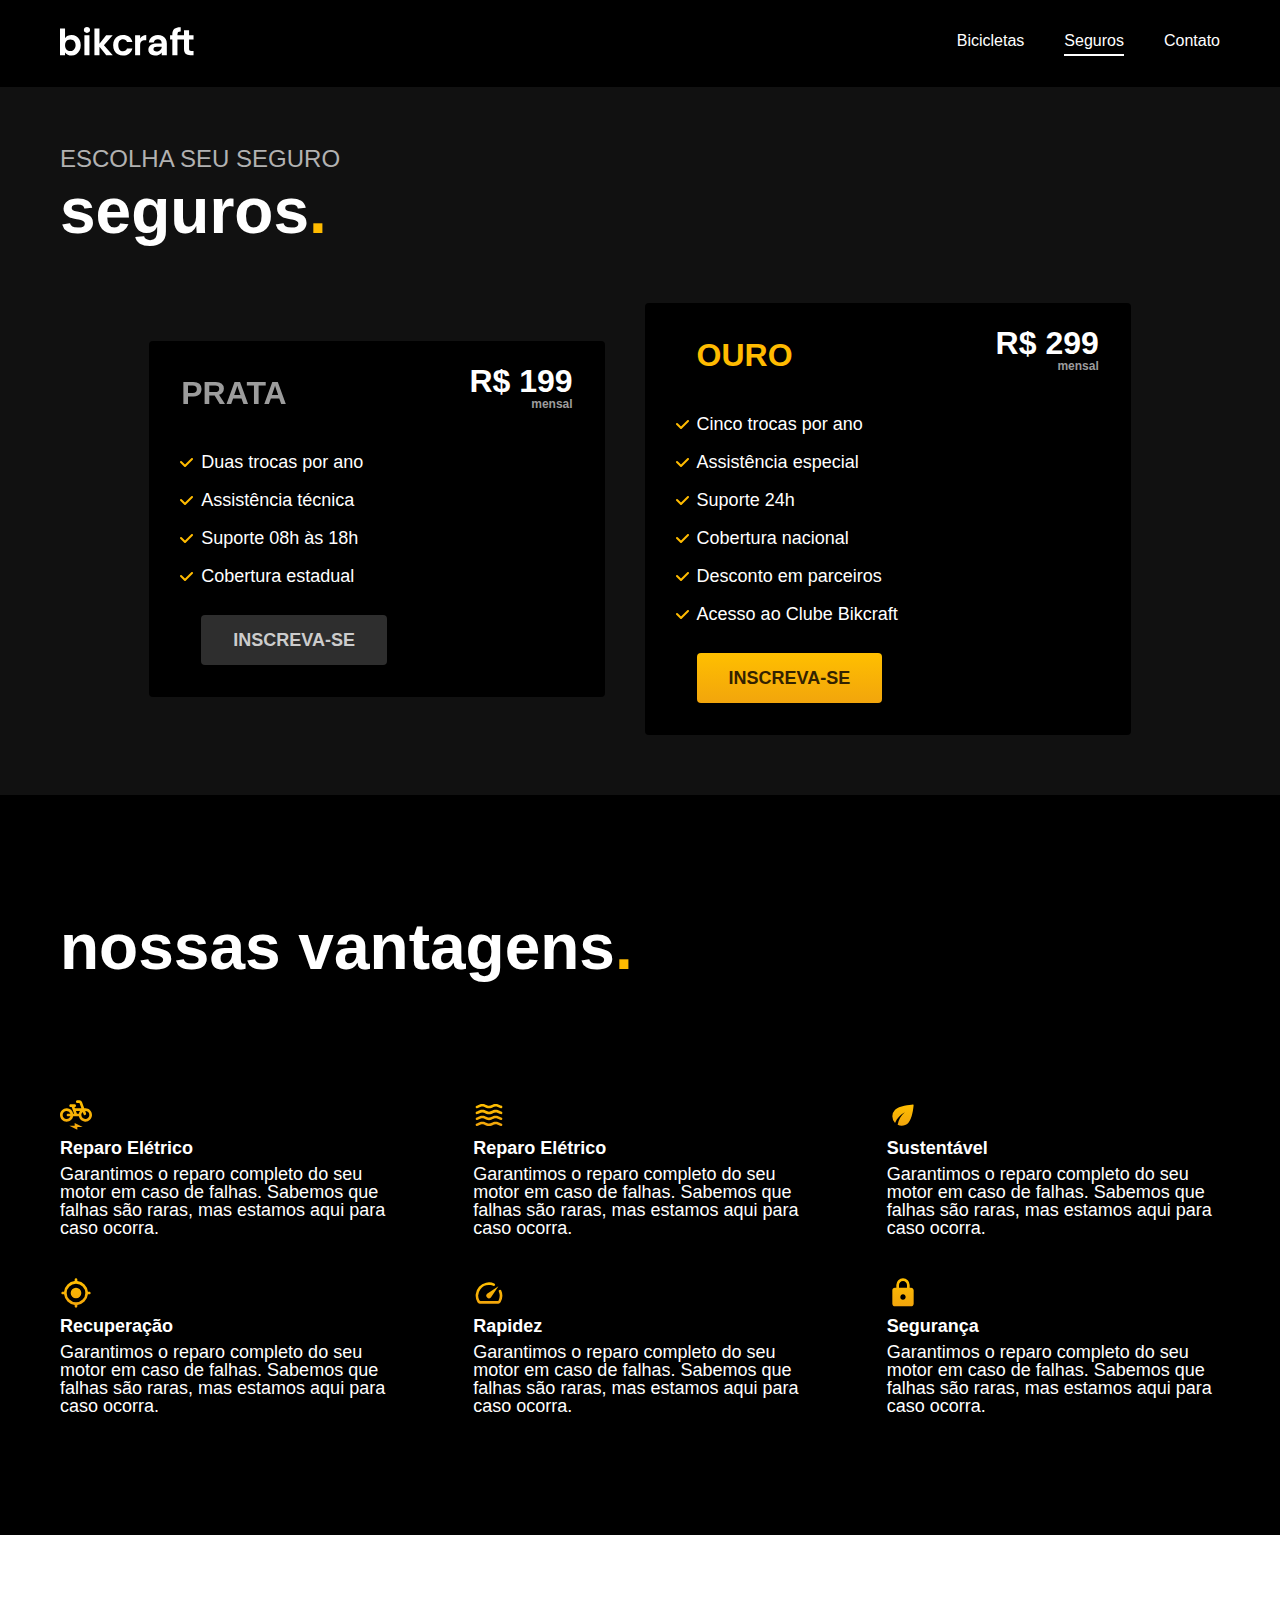
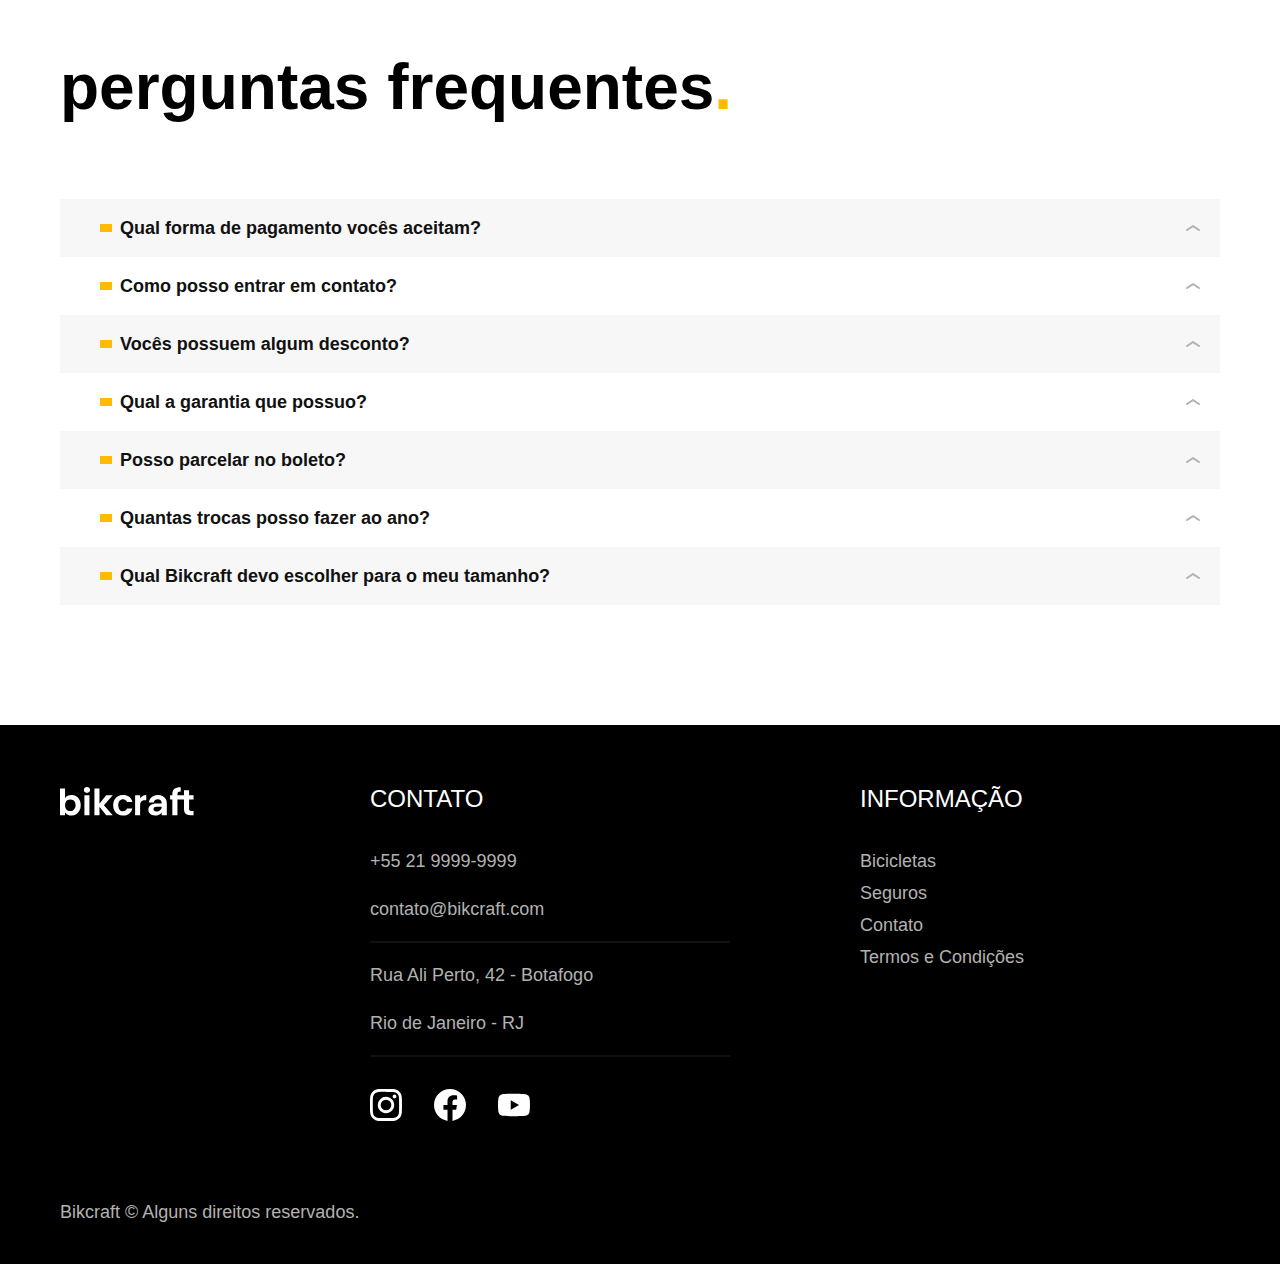
<file: seguros.html>
<!DOCTYPE html>
<html lang="pt-br">

<head>
  <meta charset="UTF-8">
  <meta http-equiv="X-UA-Compatible" content="IE=edge">
  <meta name="viewport" content="width=device-width, initial-scale=1.0">
  <title>Bikecraft</title>

  <link href="./css/style.min.css" rel="preload" as="style">
  <link rel="stylesheet" href="./css/style.min.css">
  <link rel="icon" href="favicon.svg" type="image/x-icon">

  <script>document.documentElement.classList.add("js")</script>
</head>

<body id="seguro">
  <header id="header">
    <div class="header conteiner">
      <a href="index.html">
        <img src="./img/bikcraft.svg" alt="Logo Bikecraft">
      </a>
      <nav>
        <ul class="menu">
          <li><a href="./bicicletas.html">Bicicletas</a></li>
          <li> <a href="./seguros.html">Seguros</a></li>
          <li><a href="./contato.html">Contato</a></li>
        </ul>
      </nav>
    </div>
  </header>

  <main>
    <section class="seguros-bg">
      <div class="title-area">
        <div class="conteiner">
          <p>Escolha seu seguro</p>
          <h2 class=" title">seguros<span>.</span></h2>
        </div>
      </div>
      <div class="seguro conteiner">
        <div class="prata card " data-anime="200">
          <div>
            <h3 class="subtitle-prata fadeInLeft">prata</h3>
            <ul>
              <li>
                <p>Duas trocas por ano</p>
              </li>
              <li>
                <p>Assistência técnica</p>
              </li>
              <li>
                <p>Suporte 08h às 18h</p>
              </li>
              <li>
                <p>Cobertura estadual</p>
              </li>
            </ul>
            <a class="botao" href="/orcamento.html?tipo=seguroradio&produto=prata">Inscreva-se</a>
          </div>
          <p class="valor-sg">R$ 199<br><span>mensal</span></p>
        </div>

        <div class="ouro card fadeInRight " data-anime="400">
          <div>
            <h3 class="subtitle-ouro">ouro</h3>
            <ul>
              <li>
                <p>Cinco trocas por ano</p>
              </li>
              <li>
                <p>Assistência especial</p>
              </li>
              <li>
                <p>Suporte 24h</p>
              </li>
              <li>
                <p>Cobertura nacional</p>
              </li>
              <li>
                <p>Desconto em parceiros</p>
              </li>
              <li>
                <p>Acesso ao Clube Bikcraft</p>
              </li>
            </ul>
            <a class="botao" href="/orcamento.html?tipo=seguroradio&produto=ouro">Inscreva-se</a>
          </div>
          <p class="valor-sg">R$ 299<br><span>mensal</span></p>
        </div>
      </div>
    </section>

    <section class="nossas-vantagens-bg">
      <div class="nossas-vantagens conteiner">
        <h2 class="title">nossas vantagens<span>.</span></h2>
        <div class="vantagem">
          <img src="/img/icones/eletrica.svg" alt="">
          <h4>Reparo Elétrico</h4>
          <p>Garantimos o reparo completo do seu motor em caso de falhas. Sabemos que falhas são raras, mas estamos aqui para caso ocorra.</p>
        </div>
        <div class="vantagem">
          <img src="/img/icones/carbono.svg" alt="">
          <h4>Reparo Elétrico</h4>
          <p>Garantimos o reparo completo do seu motor em caso de falhas. Sabemos que falhas são raras, mas estamos aqui para caso ocorra.</p>
        </div>
        <div class="vantagem">
          <img src="/img/icones/sustentavel.svg" alt="">
          <h4>Sustentável</h4>
          <p>Garantimos o reparo completo do seu motor em caso de falhas. Sabemos que falhas são raras, mas estamos aqui para caso ocorra.</p>
        </div>
        <div class="vantagem">
          <img src="/img/icones/rastreador.svg" alt="">
          <h4>Recuperação</h4>
          <p>Garantimos o reparo completo do seu motor em caso de falhas. Sabemos que falhas são raras, mas estamos aqui para caso ocorra.</p>
        </div>
        <div class="vantagem">
          <img src="/img/icones/velocidade.svg" alt="">
          <h4>Rapidez</h4>
          <p>Garantimos o reparo completo do seu motor em caso de falhas. Sabemos que falhas são raras, mas estamos aqui para caso ocorra.</p>
        </div>
        <div class="vantagem">
          <img src="/img/icones/seguro.svg" alt="">
          <h4>Segurança</h4>
          <p>Garantimos o reparo completo do seu motor em caso de falhas. Sabemos que falhas são raras, mas estamos aqui para caso ocorra.</p>
        </div>
    </section>

    <section class="perguntas-frequentes conteiner">
      <h2 class="title">perguntas frequentes<span>.</span></h2>
      <ul class="lista-pergunta">
        <li>
          <details>
            <summary aria-expanded="false">Qual forma de pagamento vocês aceitam?</summary>
            <p>Aceitamos cartões de crédito com as bandeiras: Visa, Mastercard, ELO e American Express. Para pagamentos à vista também aceitarmos PIX e Boleto através do PagSeguro.</p>
          </details>
        </li>

        <li>
          <details>
            <summary aria-expanded="false">Como posso entrar em contato?</summary>
            <p>Aceitamos cartões de crédito com as bandeiras: Visa, Mastercard, ELO e American Express. Para pagamentos à vista também aceitarmos PIX e Boleto através do PagSeguro.</p>
          </details>
        </li>

        <li>
          <details>
            <summary aria-expanded="false">Vocês possuem algum desconto?</summary>
            <p>Aceitamos cartões de crédito com as bandeiras: Visa, Mastercard, ELO e American Express. Para pagamentos à vista também aceitarmos PIX e Boleto através do PagSeguro.</p>
          </details>
        </li>

        <li>
          <details>
            <summary aria-expanded="false">Qual a garantia que possuo?</summary>
            <p>Aceitamos cartões de crédito com as bandeiras: Visa, Mastercard, ELO e American Express. Para pagamentos à vista também aceitarmos PIX e Boleto através do PagSeguro.</p>
          </details>
        </li>

        <li>
          <details>
            <summary aria-expanded="false">Posso parcelar no boleto?</summary>
            <p>Aceitamos cartões de crédito com as bandeiras: Visa, Mastercard, ELO e American Express. Para pagamentos à vista também aceitarmos PIX e Boleto através do PagSeguro.</p>
          </details>
        </li>

        <li>
          <details>
            <summary aria-expanded="false">Quantas trocas posso fazer ao ano?</summary>
            <p>Aceitamos cartões de crédito com as bandeiras: Visa, Mastercard, ELO e American Express. Para pagamentos à vista também aceitarmos PIX e Boleto através do PagSeguro.</p>
          </details>
        </li>

        <li>
          <details>
            <summary aria-expanded="false">Qual Bikcraft devo escolher para o meu tamanho?</summary>
            <p>Aceitamos cartões de crédito com as bandeiras: Visa, Mastercard, ELO e American Express. Para pagamentos à vista também aceitarmos PIX e Boleto através do PagSeguro.</p>
          </details>
        </li>
      </ul>
    </section>

  </main>

  <footer class="footer-bg">
    <div class="footer conteiner">
      <img src="./img/bikcraft.svg" alt="Logo Bikecraft">
      <div class="footer-contato">
        <h4>Contato</h4>
        <ul>
          <li><a href="tel:+5588999999999"> +55 21 9999-9999 </a></li>
          <li><a href="mailto:contato@bikcraft.com">contato@bikcraft.com</a> </li>
          <li>Rua Ali Perto, 42 - Botafogo</li>
          <li> Rio de Janeiro - RJ</li>
        </ul>
        <div class="header-icons">
          <a href="https://www.instagram.com/">
            <img src="./img/redes/instagram.svg" alt="logo instagram">
          </a>
          <a href="https://www.facebook.com/">
            <img src="./img/redes/facebook.svg" alt="logo facebook">
          </a>
          <a href="https://www.youtube.com/">
            <img src="./img/redes/youtube.svg" alt="logo youtube">
          </a>
        </div>

      </div>
      <div class="footer-info">
        <h4>Informação</h4>
        <ul>
          <li><a href="/bicicletas.html">Bicicletas</a></li>
          <li><a href="/seguros.html">Seguros</a> </li>
          <li><a href="/contato.html">Contato</a> </li>
          <li><a href="/termos.html">Termos e Condições</a></li>
        </ul>
      </div>
      <p class="footer-coop">Bikcraft © Alguns direitos reservados.</p>
    </div>
  </footer>

  <script src="./js/plugins/simple-anime.js"></script>
  <script src="./js/script.js"></script>
</body>

</html>
</file>
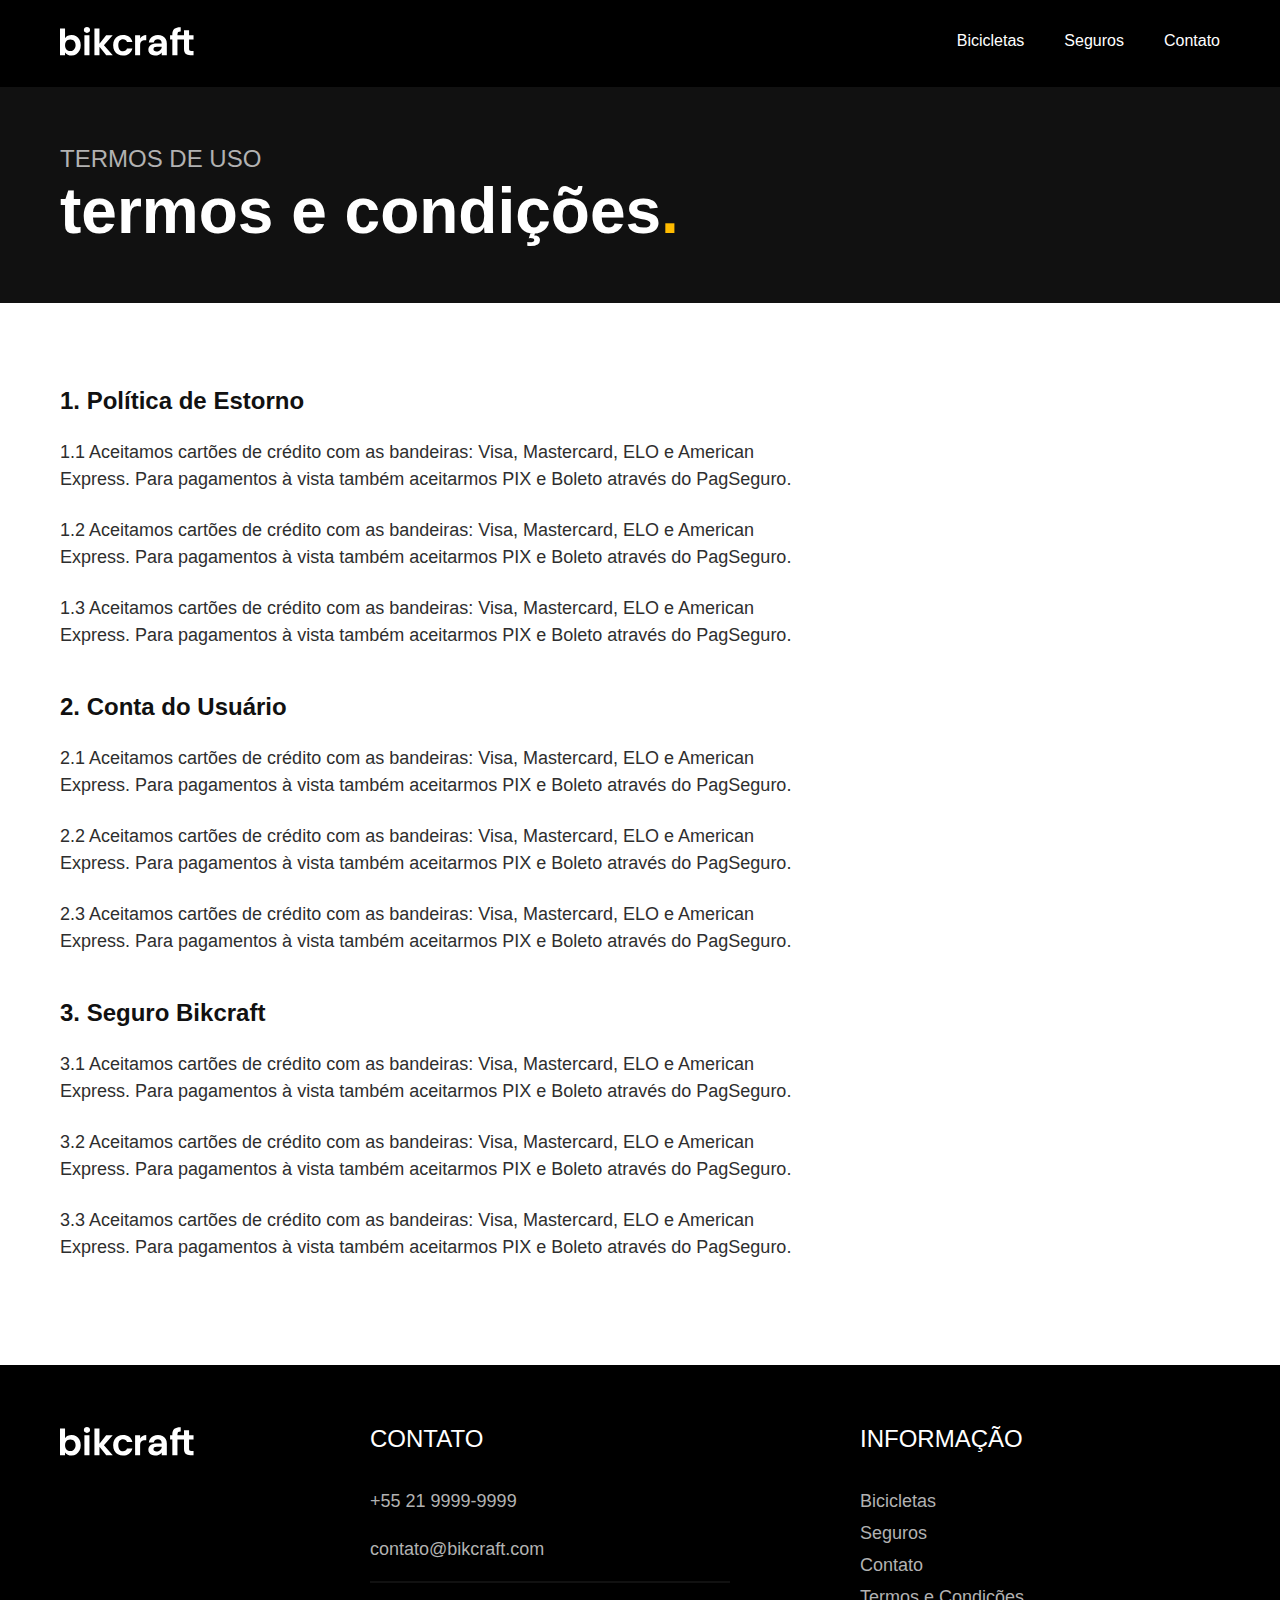
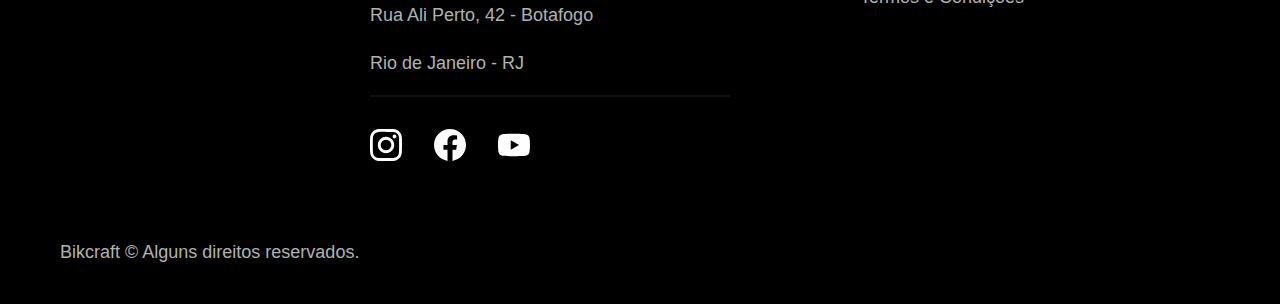
<file: termos.html>
<!DOCTYPE html>
<html lang="pt-br">

<head>
  <meta charset="UTF-8">
  <meta http-equiv="X-UA-Compatible" content="IE=edge">
  <meta name="viewport" content="width=device-width, initial-scale=1.0">
  <title>Bikecraft</title>
  <link href="./css/style.min.css" rel="preload" as="style">
  <link rel="stylesheet" href="./css/style.min.css">
  <link rel="icon" href="favicon.svg" type="image/x-icon">
  <script>document.documentElement.classList.add("js")</script>
</head>

<body id="termos">
  <header id="header">
    <div class="header conteiner">
      <a href="index.html">
        <img src="./img/bikcraft.svg" alt="Logo Bikecraft">
      </a>
      <nav>
        <ul class="menu">
          <li><a href="./bicicletas.html">Bicicletas</a></li>
          <li> <a href="./seguros.html">Seguros</a></li>
          <li><a href="./contato.html">Contato</a></li>
        </ul>
      </nav>
    </div>
  </header>

  <main class="termos-condicoes">
    <div class="title-area">
      <div class="conteiner">
        <p>termos de uso</p>
        <h2 class=" title">termos e condições<span>.</span></h2>
      </div>
    </div>

    <div class="termos conteiner">

      <h2>1. Política de Estorno</h2>
      <p>
        1.1 Aceitamos cartões de crédito com as bandeiras: Visa, Mastercard, ELO e American Express. Para pagamentos à vista também aceitarmos PIX e Boleto através do PagSeguro.
      </p>
      <p>
        1.2 Aceitamos cartões de crédito com as bandeiras: Visa, Mastercard, ELO e American Express. Para pagamentos à vista também aceitarmos PIX e Boleto através do PagSeguro.
      </p>
      <p>
        1.3 Aceitamos cartões de crédito com as bandeiras: Visa, Mastercard, ELO e American Express. Para pagamentos à vista também aceitarmos PIX e Boleto através do PagSeguro.
      </p>

      <h2>2. Conta do Usuário</h2>
      <p>
        2.1 Aceitamos cartões de crédito com as bandeiras: Visa, Mastercard, ELO e American Express. Para pagamentos à vista também aceitarmos PIX e Boleto através do PagSeguro.
      </p>
      <p>
        2.2 Aceitamos cartões de crédito com as bandeiras: Visa, Mastercard, ELO e American Express. Para pagamentos à vista também aceitarmos PIX e Boleto através do PagSeguro.
      </p>
      <p>
        2.3 Aceitamos cartões de crédito com as bandeiras: Visa, Mastercard, ELO e American Express. Para pagamentos à vista também aceitarmos PIX e Boleto através do PagSeguro.
      </p>

      <h2>3. Seguro Bikcraft</h2>
      <p>
        3.1 Aceitamos cartões de crédito com as bandeiras: Visa, Mastercard, ELO e American Express. Para pagamentos à vista também aceitarmos PIX e Boleto através do PagSeguro.
      </p>
      <p>
        3.2 Aceitamos cartões de crédito com as bandeiras: Visa, Mastercard, ELO e American Express. Para pagamentos à vista também aceitarmos PIX e Boleto através do PagSeguro.
      </p>
      <p>
        3.3 Aceitamos cartões de crédito com as bandeiras: Visa, Mastercard, ELO e American Express. Para pagamentos à vista também aceitarmos PIX e Boleto através do PagSeguro.
      </p>
    </div>

  </main>

  <footer class="footer-bg">
    <div class="footer conteiner">
      <img src="./img/bikcraft.svg" alt="Logo Bikecraft">
      <div class="footer-contato">
        <h4>Contato</h4>
        <ul>
          <li><a href="tel:+5588999999999"> +55 21 9999-9999 </a></li>
          <li><a href="mailto:contato@bikcraft.com">contato@bikcraft.com</a> </li>
          <li>Rua Ali Perto, 42 - Botafogo</li>
          <li> Rio de Janeiro - RJ</li>
        </ul>
        <div class="header-icons">
          <a href="https://www.instagram.com/">
            <img src="./img/redes/instagram.svg" alt="logo instagram">
          </a>
          <a href="https://www.facebook.com/">
            <img src="./img/redes/facebook.svg" alt="logo facebook">
          </a>
          <a href="https://www.youtube.com/">
            <img src="./img/redes/youtube.svg" alt="logo youtube">
          </a>
        </div>

      </div>
      <div class="footer-info">
        <h4>Informação</h4>
        <ul>
          <li><a href="/bicicletas.html">Bicicletas</a></li>
          <li><a href="/seguros.html">Seguros</a> </li>
          <li><a href="/contato.html">Contato</a> </li>
          <li><a href="/termos.html">Termos e Condições</a></li>
        </ul>
      </div>
      <p class="footer-coop">Bikcraft © Alguns direitos reservados.</p>
    </div>
  </footer>


  <script src="./js/script.js"></script>
</body>

</html>
</file>
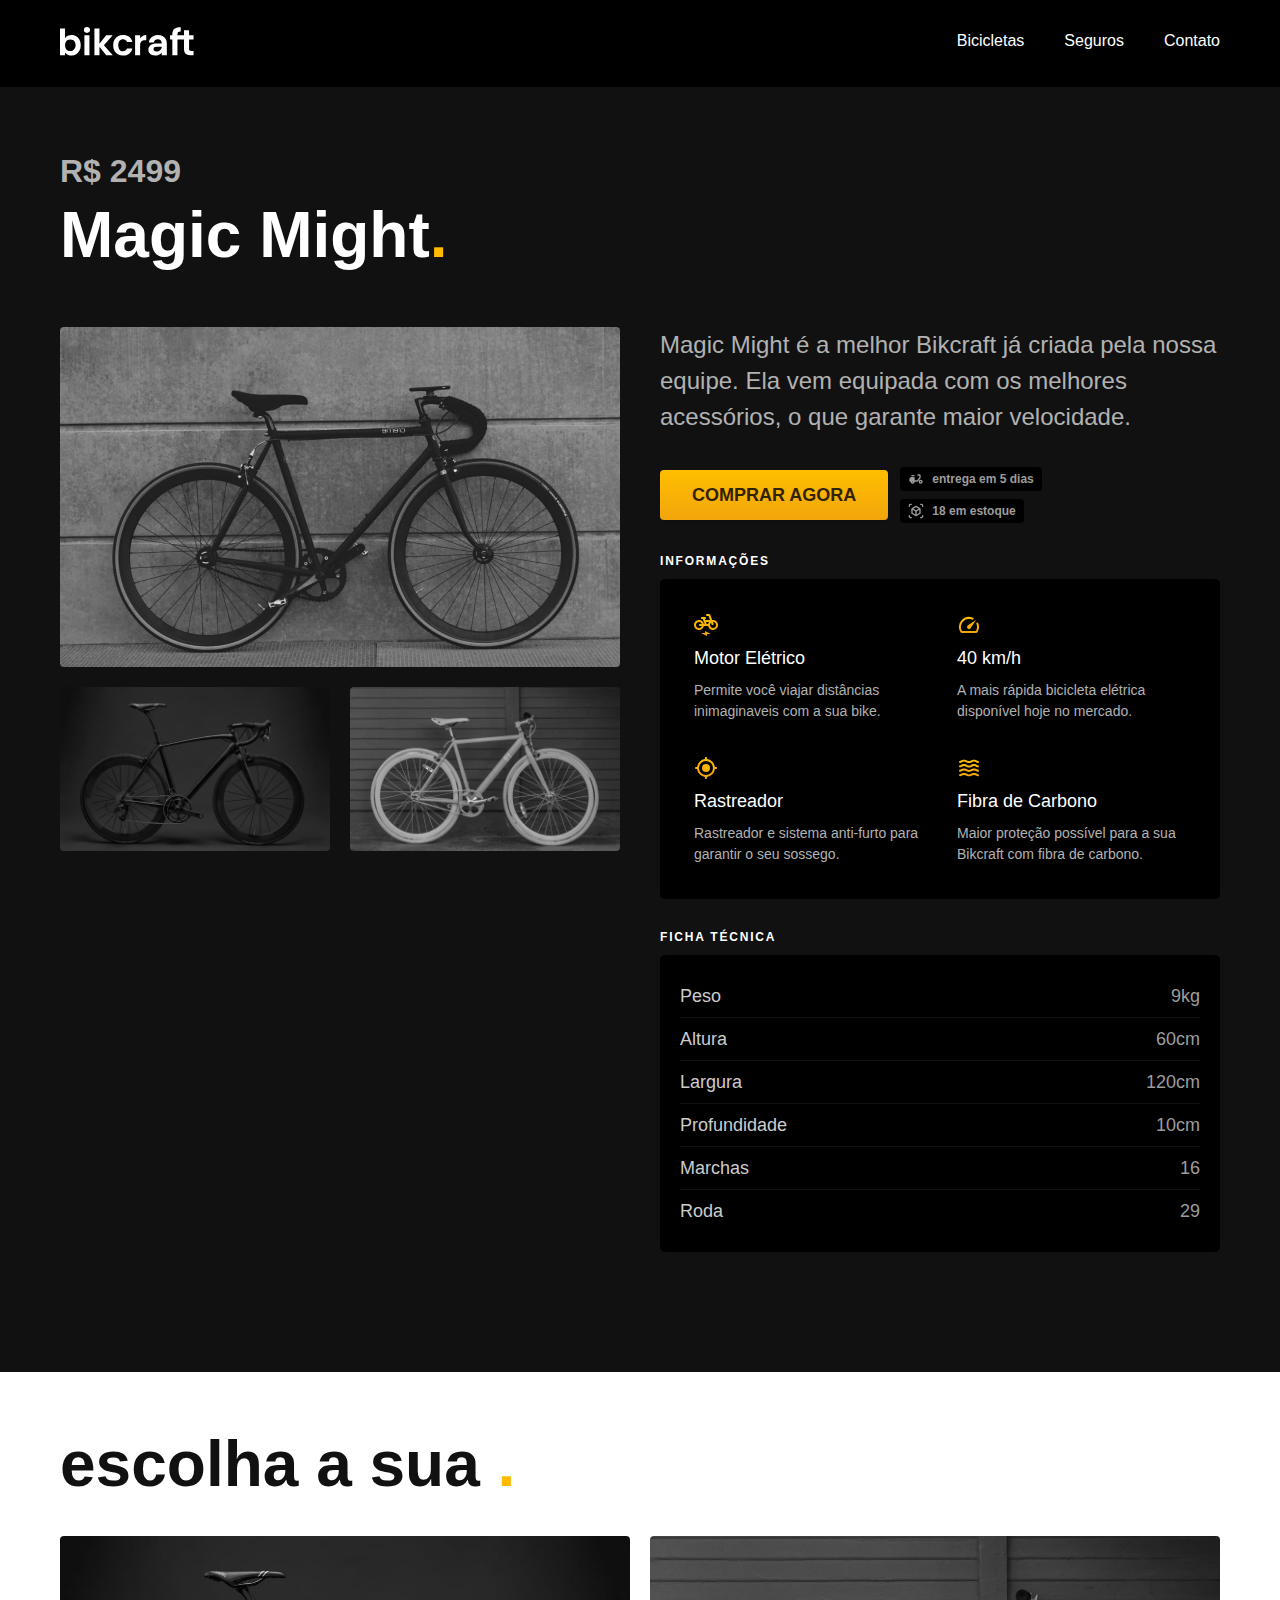
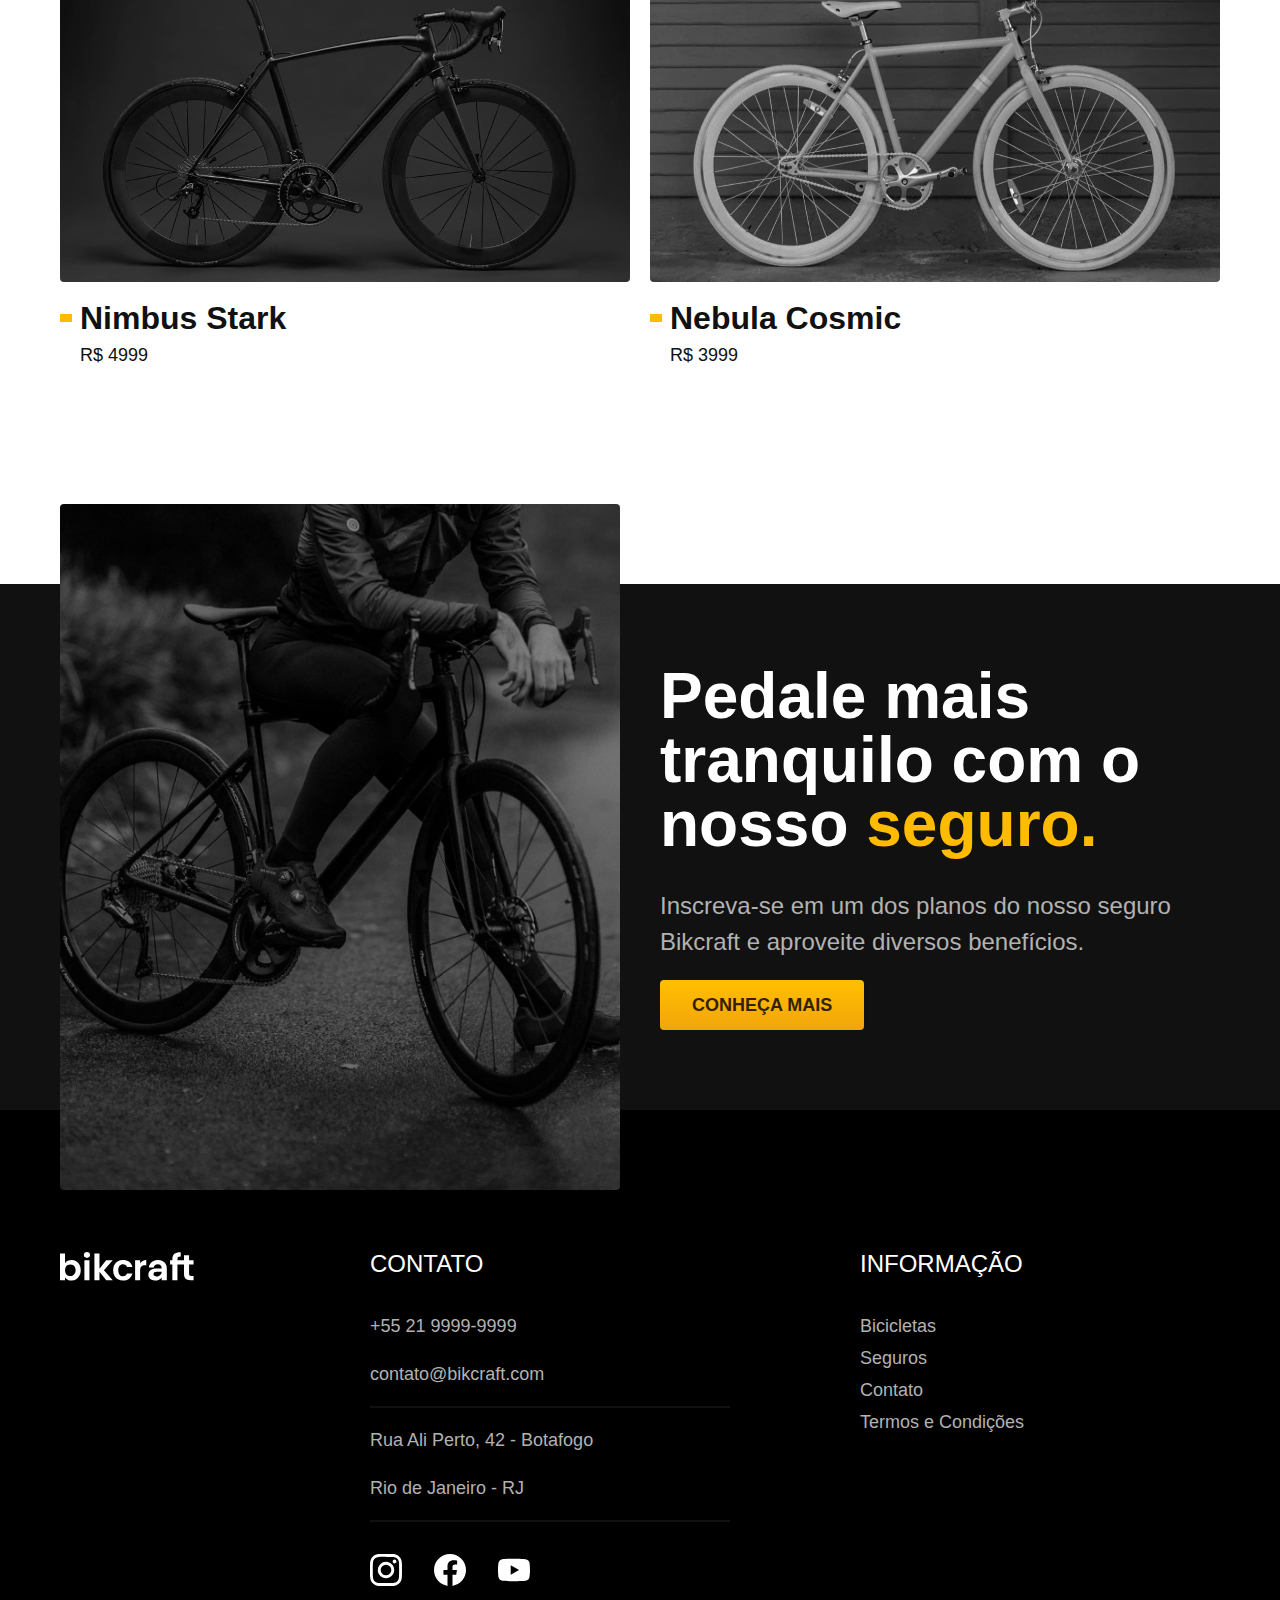
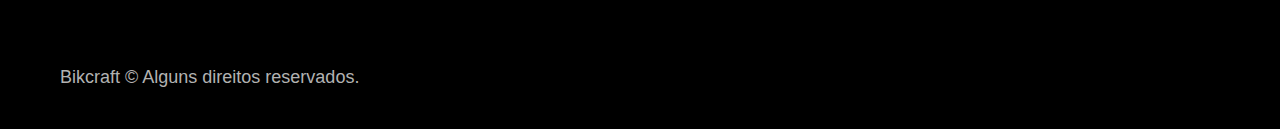
<file: bicicletas-interno/magic.html>
<!DOCTYPE html>
<html lang="pt-br">

<head>
  <meta charset="UTF-8">
  <meta http-equiv="X-UA-Compatible" content="IE=edge">
  <meta name="viewport" content="width=device-width, initial-scale=1.0">
  <title>Bikecraft</title>

  <link href="../css/style.min.css" rel="preload" as="style">
  <link rel="stylesheet" href="../css/style.min.css">

  <link rel="icon" href="../favicon.svg" type="image/x-icon">

  <script>document.documentElement.classList.add("js")</script>
</head>

<body id="bicicleta-interno">
  <header id="header">
    <div class="header conteiner">
      <a href="../index.html">
        <img src="../img/bikcraft.svg" alt="Logo Bikecraft">
      </a>
      <nav>
        <ul class="menu">
          <li><a href="/bicicletas.html">Bicicletas</a></li>
          <li> <a href="/seguros.html">Seguros</a></li>
          <li><a href="/contato.html">Contato</a></li>
        </ul>
      </nav>
    </div>
  </header>

  <main>
    <div class="title-area">
      <div class="conteiner">
        <p>R$ 2499</p>
        <h2 class=" title">Magic Might<span>.</span></h2>
      </div>
    </div>

    <section class="bicicleta-produto-bg">
      <div class="bicicleta-produto conteiner">
        <div class="imagens-bike">
          <img src="../img/bicicletas/magic.jpg" alt="">
          <img src="../img/bicicletas/nimbus.jpg" alt="">
          <img src="../img/bicicletas/nebula.jpg" alt="">

        </div>

        <div class="descricao-produto">
          <p class="texto-descricao-produto">Magic Might é a melhor Bikcraft já criada pela nossa equipe. Ela vem equipada com os melhores acessórios, o que garante maior velocidade.</p>
          <div class="produto-comprar">
            <a class="botao" href="/orcamento.html?tipo=bikeradio&produto=magic">Comprar agora</a>
            <span class="entrega"> <img src="../img/icones/entrega.svg" alt=""> entrega em 5 dias</span>
            <span class="estoque"> <img src="../img/icones/estoque.svg" alt="">18 em estoque</span>
          </div>
          <div class="informacao-produto">
            <h3>Informações</h3>
            <ul class="list-info">
              <li>
                <img src="../img/icones/eletrica.svg" alt="">
                <h4>Motor Elétrico</h4>
                <p>Permite você viajar distâncias inimaginaveis com a sua bike.</p>
              </li>
              <li>
                <img src="../img/icones/velocidade.svg" alt="">
                <h4>40 km/h</h4>
                <p>A mais rápida bicicleta elétrica disponível hoje no mercado.</p>
              </li>
              <li>
                <img src="../img/icones/rastreador.svg" alt="">
                <h4>Rastreador</h4>
                <p>Rastreador e sistema anti-furto para garantir o seu sossego.</p>
              </li>
              <li>
                <img src="../img/icones/carbono.svg" alt="">
                <h4>Fibra de Carbono</h4>
                <p>Maior proteção possível para a sua Bikcraft com fibra de carbono.</p>
              </li>
            </ul>
          </div>
          <div class="ficha-tecnica-produto">
            <h3>Ficha Técnica</h3>
            <ul class="list-ficha">
              <li>
                <p>Peso</p><span>9kg</span>
              </li>
              <li>
                <p>Altura</p><span>60cm</span>
              </li>
              <li>
                <p>Largura</p><span>120cm</span>
              </li>
              <li>
                <p>Profundidade</p><span>10cm</span>
              </li>
              <li>
                <p>Marchas</p><span>16</span>
              </li>
              <li>
                <p>Roda</p><span>29</span>
              </li>
            </ul>
          </div>
        </div>
      </div>

    </section>

    <section class="escolha-bike conteiner">
      <h2 class="title ">escolha a sua <span>.</span></h2>
      <ul class="carrossel">
        <li>
          <a href="./nimbus.html">
            <img src="../img/bicicletas/nimbus.jpg" alt="bicicleta nimbus">
            <h3>Nimbus Stark</h3>
            <p>R$ 4999</p>
          </a>
        </li>

        <li>
          <a href="./nebula.html">
            <img src="../img/bicicletas/nebula.jpg" alt="bicicleta nebula">
            <h3>Nebula Cosmic</h3>
            <p>R$ 3999</p>
          </a>
        </li>
      </ul>
    </section>


    <section class="pedale-tranquilo-bg">
      <div class="pedale-tranquilo conteiner">
        <div class="pedale-tranquilo-imagem">
          <img src="../img/fotos/seguros.jpg" alt="Homem em bicicleta">
        </div>
        <div class="pedale-tranquilo-descricao">
          <h2 class="title">Pedale mais tranquilo com o nosso <span>seguro.</span></h2>
          <p>Inscreva-se em um dos planos do nosso seguro Bikcraft e aproveite diversos benefícios.</p>
          <a href="../seguros.html" class="botao">CONHEÇA MAIS</a>
        </div>
      </div>
    </section>
  </main>

  <footer class="footer-bg">
    <div class="footer conteiner">
      <img src="../img/bikcraft.svg" alt="Logo Bikecraft">
      <div class="footer-contato">
        <h4>Contato</h4>
        <ul>
          <li><a href="tel:+5588999999999"> +55 21 9999-9999 </a></li>
          <li><a href="mailto:contato@bikcraft.com">contato@bikcraft.com</a> </li>
          <li>Rua Ali Perto, 42 - Botafogo</li>
          <li> Rio de Janeiro - RJ</li>
        </ul>
        <div class="header-icons">
          <a href="https://www.instagram.com/">
            <img src="../img/redes/instagram.svg" alt="logo instagram">
          </a>
          <a href="https://www.facebook.com/">
            <img src="../img/redes/facebook.svg" alt="logo facebook">
          </a>
          <a href="https://www.youtube.com/">
            <img src="../img/redes/youtube.svg" alt="logo youtube">
          </a>
        </div>

      </div>
      <div class="footer-info">
        <h4>Informação</h4>
        <ul>
          <li><a href="/bicicletas.html">Bicicletas</a></li>
          <li><a href="/seguros.html">Seguros</a> </li>
          <li><a href="/contato.html">Contato</a> </li>
          <li><a href="/termos.html">Termos e Condições</a></li>
        </ul>
      </div>
      <p class="footer-coop">Bikcraft © Alguns direitos reservados.</p>
    </div>
  </footer>


  <script src="../js/script.js"></script>
</body>

</html>
</file>
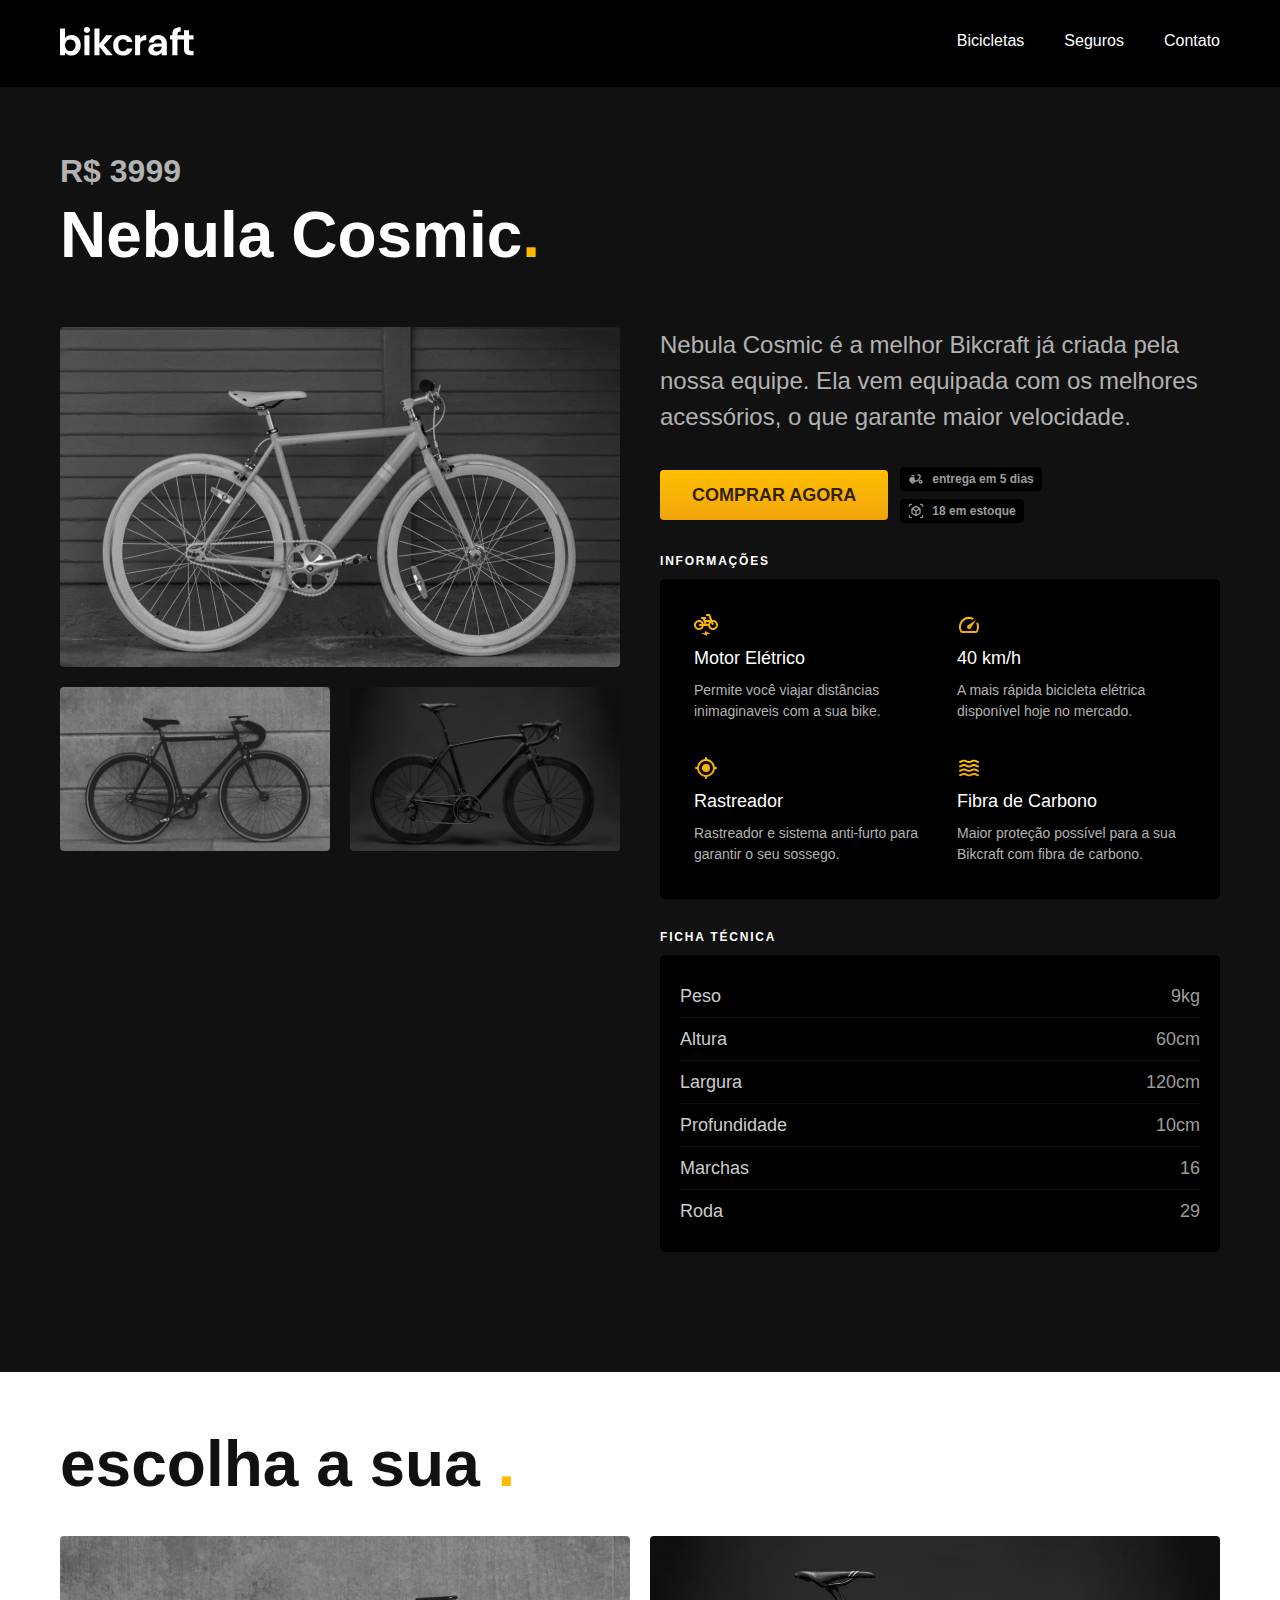
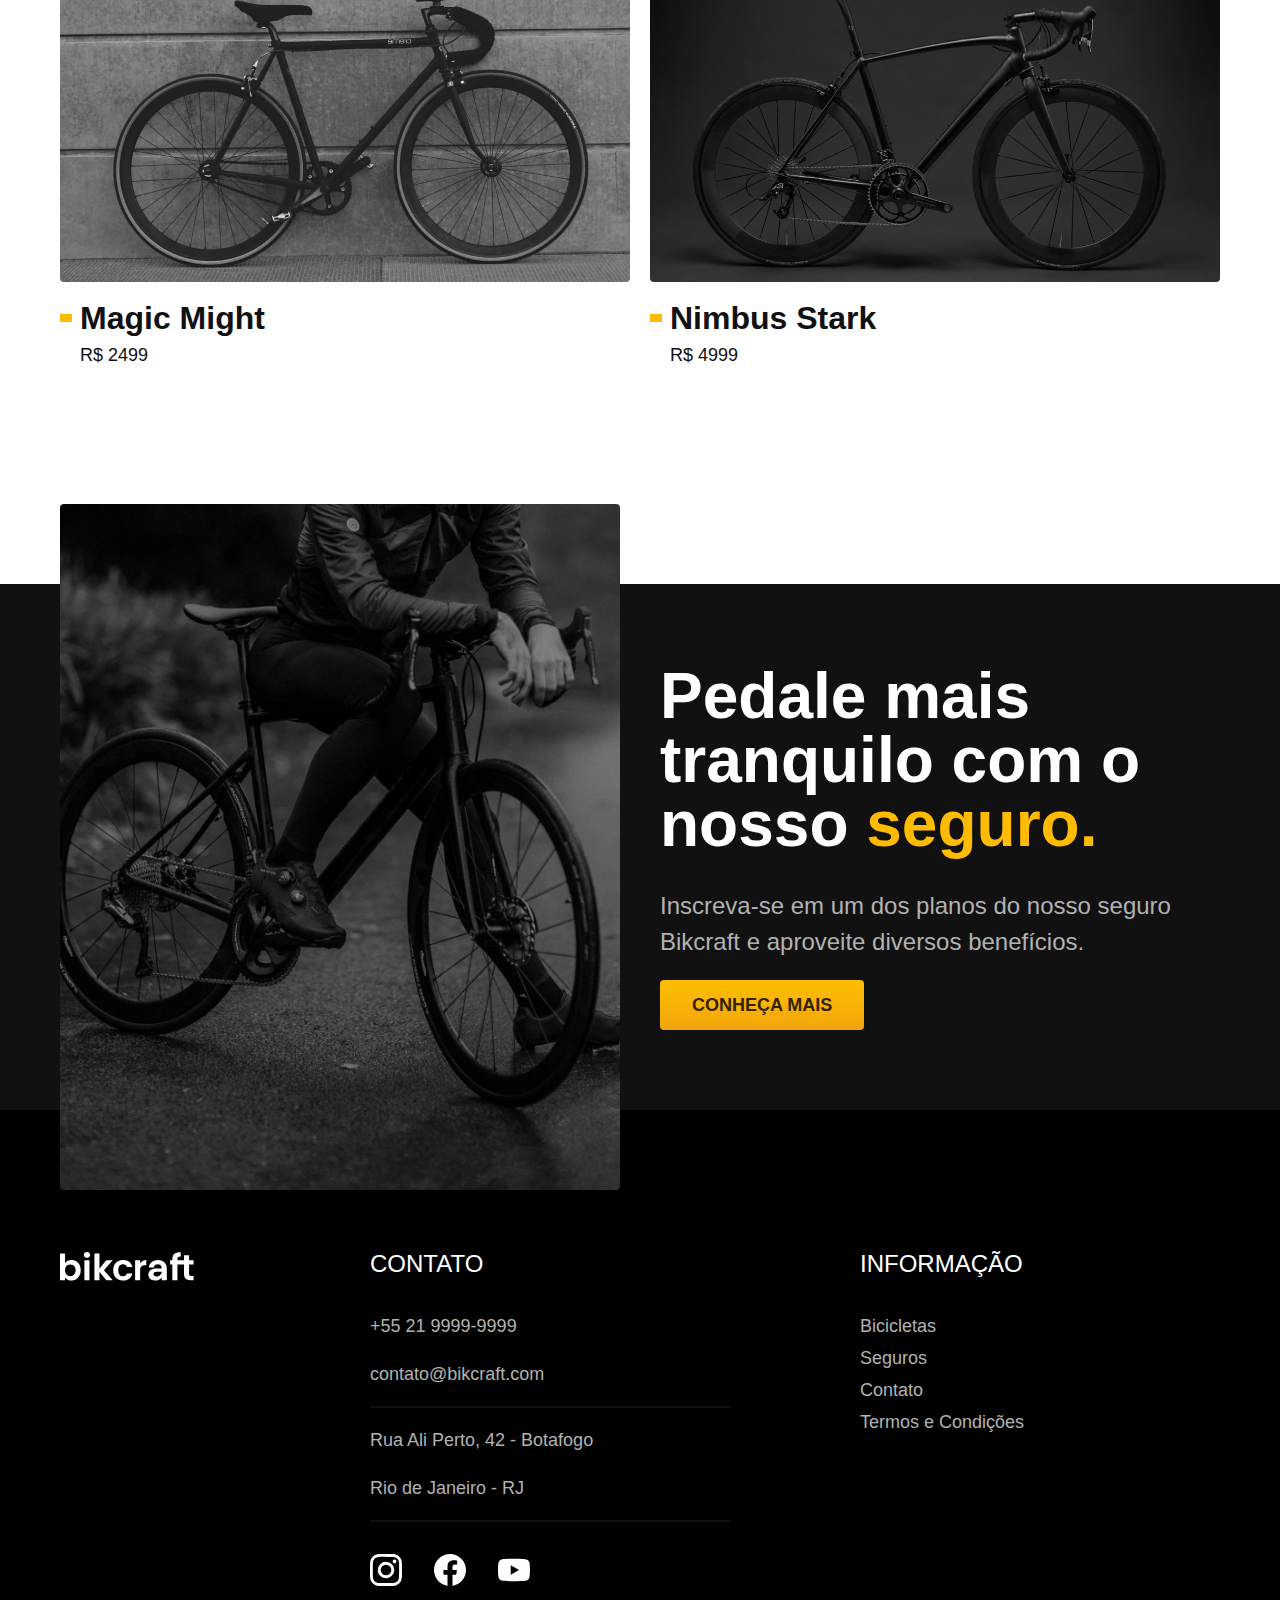
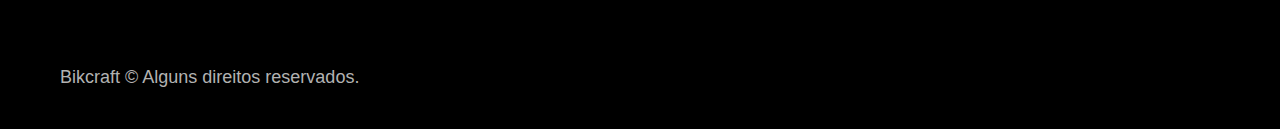
<file: bicicletas-interno/nebula.html>
<!DOCTYPE html>
<html lang="pt-br">

<head>
  <meta charset="UTF-8">
  <meta http-equiv="X-UA-Compatible" content="IE=edge">
  <meta name="viewport" content="width=device-width, initial-scale=1.0">
  <title>Bikecraft</title>
  <link href="../css/style.min.css" rel="preload" as="style">
  <link rel="stylesheet" href="../css/style.min.css">
  <link rel="icon" href="../favicon.svg" type="image/x-icon">
  <script>document.documentElement.classList.add("js")</script>
</head>

<body id="bicicleta-interno">
  <header id="header">
    <div class="header conteiner">
      <a href="../index.html">
        <img src="../img/bikcraft.svg" alt="Logo Bikecraft">
      </a>
      <nav>
        <ul class="menu">
          <li><a href="/bicicletas.html">Bicicletas</a></li>
          <li> <a href="/seguros.html">Seguros</a></li>
          <li><a href="/contato.html">Contato</a></li>
        </ul>
      </nav>
    </div>
  </header>

  <main>
    <div class="title-area">
      <div class="conteiner">
        <p>R$ 3999</p>
        <h2 class=" title">Nebula Cosmic<span>.</span></h2>
      </div>
    </div>

    <section class="bicicleta-produto-bg">
      <div class="bicicleta-produto conteiner">
        <div class="imagens-bike">
          <img src="../img/bicicletas/nebula.jpg" alt="">
          <img src="../img/bicicletas/magic.jpg" alt="">
          <img src="../img/bicicletas/nimbus.jpg" alt="">
        </div>

        <div class="descricao-produto">
          <p class="texto-descricao-produto">Nebula Cosmic é a melhor Bikcraft já criada pela nossa equipe. Ela vem equipada com os melhores acessórios, o que garante maior velocidade.</p>
          <div class="produto-comprar">
            <a class="botao" href="../orcamento.html?tipo=bikeradio&produto=nebula">Comprar agora</a>
            <span class="entrega"> <img src="../img/icones/entrega.svg" alt=""> entrega em 5 dias</span>
            <span class="estoque"> <img src="../img/icones/estoque.svg" alt="">18 em estoque</span>
          </div>
          <div class="informacao-produto">
            <h3>Informações</h3>
            <ul class="list-info">
              <li>
                <img src="../img/icones/eletrica.svg" alt="">
                <h4>Motor Elétrico</h4>
                <p>Permite você viajar distâncias inimaginaveis com a sua bike.</p>
              </li>
              <li>
                <img src="../img/icones/velocidade.svg" alt="">
                <h4>40 km/h</h4>
                <p>A mais rápida bicicleta elétrica disponível hoje no mercado.</p>
              </li>
              <li>
                <img src="../img/icones/rastreador.svg" alt="">
                <h4>Rastreador</h4>
                <p>Rastreador e sistema anti-furto para garantir o seu sossego.</p>
              </li>
              <li>
                <img src="../img/icones/carbono.svg" alt="">
                <h4>Fibra de Carbono</h4>
                <p>Maior proteção possível para a sua Bikcraft com fibra de carbono.</p>
              </li>
            </ul>
          </div>
          <div class="ficha-tecnica-produto">
            <h3>Ficha Técnica</h3>
            <ul class="list-ficha">
              <li>
                <p>Peso</p><span>9kg</span>
              </li>
              <li>
                <p>Altura</p><span>60cm</span>
              </li>
              <li>
                <p>Largura</p><span>120cm</span>
              </li>
              <li>
                <p>Profundidade</p><span>10cm</span>
              </li>
              <li>
                <p>Marchas</p><span>16</span>
              </li>
              <li>
                <p>Roda</p><span>29</span>
              </li>
            </ul>
          </div>
        </div>
      </div>

    </section>

    <section class="escolha-bike conteiner">
      <h2 class="title ">escolha a sua <span>.</span></h2>
      <ul class="carrossel">
        <li>
          <a href="./magic.html">
            <img src="../img/bicicletas/magic.jpg" alt="bicicleta magic">
            <h3>Magic Might</h3>
            <p>R$ 2499</p>
          </a>
        </li>

        <li>
          <a href="./nimbus.html">
            <img src="../img/bicicletas/nimbus.jpg" alt="bicicleta nimbus">
            <h3>Nimbus Stark</h3>
            <p>R$ 4999</p>
          </a>
        </li>
      </ul>
    </section>


    <section class="pedale-tranquilo-bg">
      <div class="pedale-tranquilo conteiner">
        <div class="pedale-tranquilo-imagem">
          <img src="../img/fotos/seguros.jpg" alt="Homem em bicicleta">
        </div>
        <div class="pedale-tranquilo-descricao">
          <h2 class="title">Pedale mais tranquilo com o nosso <span>seguro.</span></h2>
          <p>Inscreva-se em um dos planos do nosso seguro Bikcraft e aproveite diversos benefícios.</p>
          <a href="../seguros.html" class="botao">CONHEÇA MAIS</a>
        </div>
      </div>
    </section>
  </main>

  <footer class="footer-bg">
    <div class="footer conteiner">
      <img src="../img/bikcraft.svg" alt="Logo Bikecraft">
      <div class="footer-contato">
        <h4>Contato</h4>
        <ul>
          <li><a href="tel:+5588999999999"> +55 21 9999-9999 </a></li>
          <li><a href="mailto:contato@bikcraft.com">contato@bikcraft.com</a> </li>
          <li>Rua Ali Perto, 42 - Botafogo</li>
          <li> Rio de Janeiro - RJ</li>
        </ul>
        <div class="header-icons">
          <a href="https://www.instagram.com/">
            <img src="../img/redes/instagram.svg" alt="logo instagram">
          </a>
          <a href="https://www.facebook.com/">
            <img src="../img/redes/facebook.svg" alt="logo facebook">
          </a>
          <a href="https://www.youtube.com/">
            <img src="../img/redes/youtube.svg" alt="logo youtube">
          </a>
        </div>

      </div>
      <div class="footer-info">
        <h4>Informação</h4>
        <ul>
          <li><a href="/bicicletas.html">Bicicletas</a></li>
          <li><a href="/seguros.html">Seguros</a> </li>
          <li><a href="/contato.html">Contato</a> </li>
          <li><a href="/termos.html">Termos e Condições</a></li>
        </ul>
      </div>
      <p class="footer-coop">Bikcraft © Alguns direitos reservados.</p>
    </div>
  </footer>


  <script src="../js/script.js"></script>
</body>

</html>
</file>
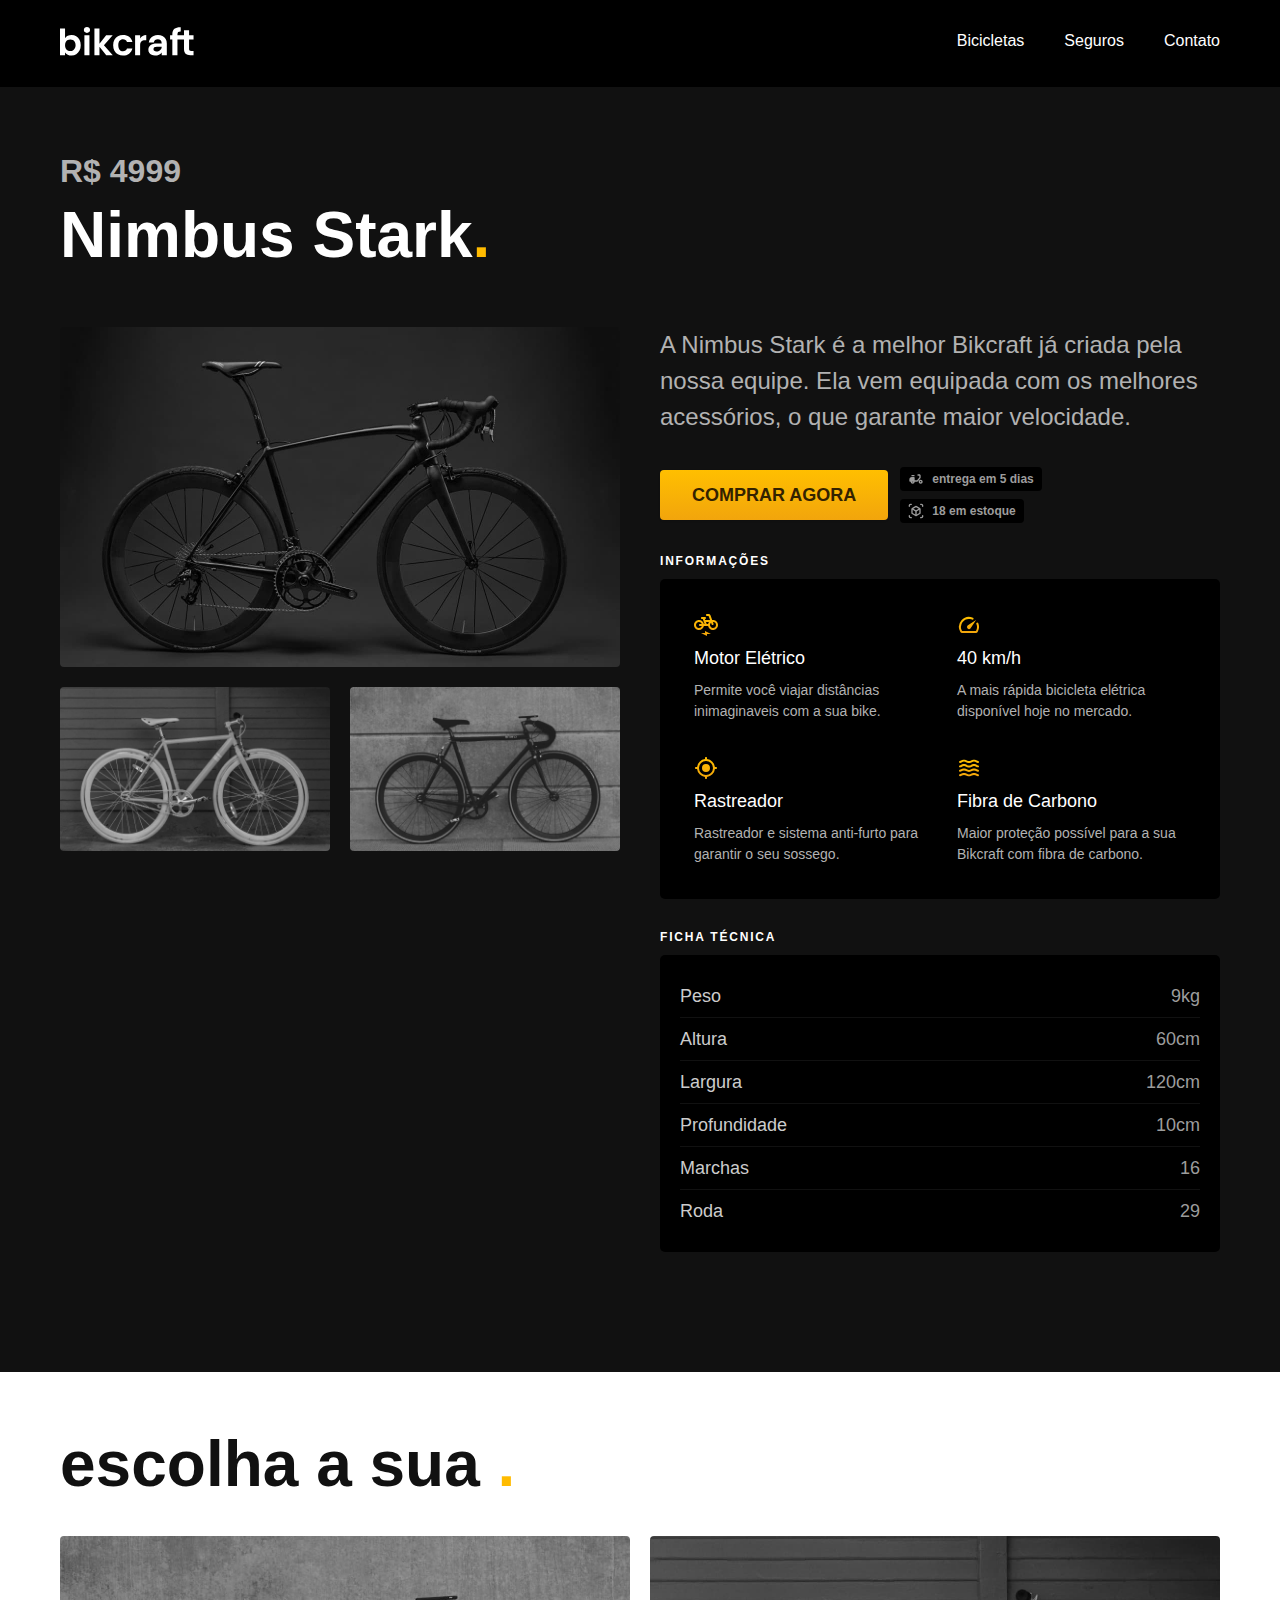
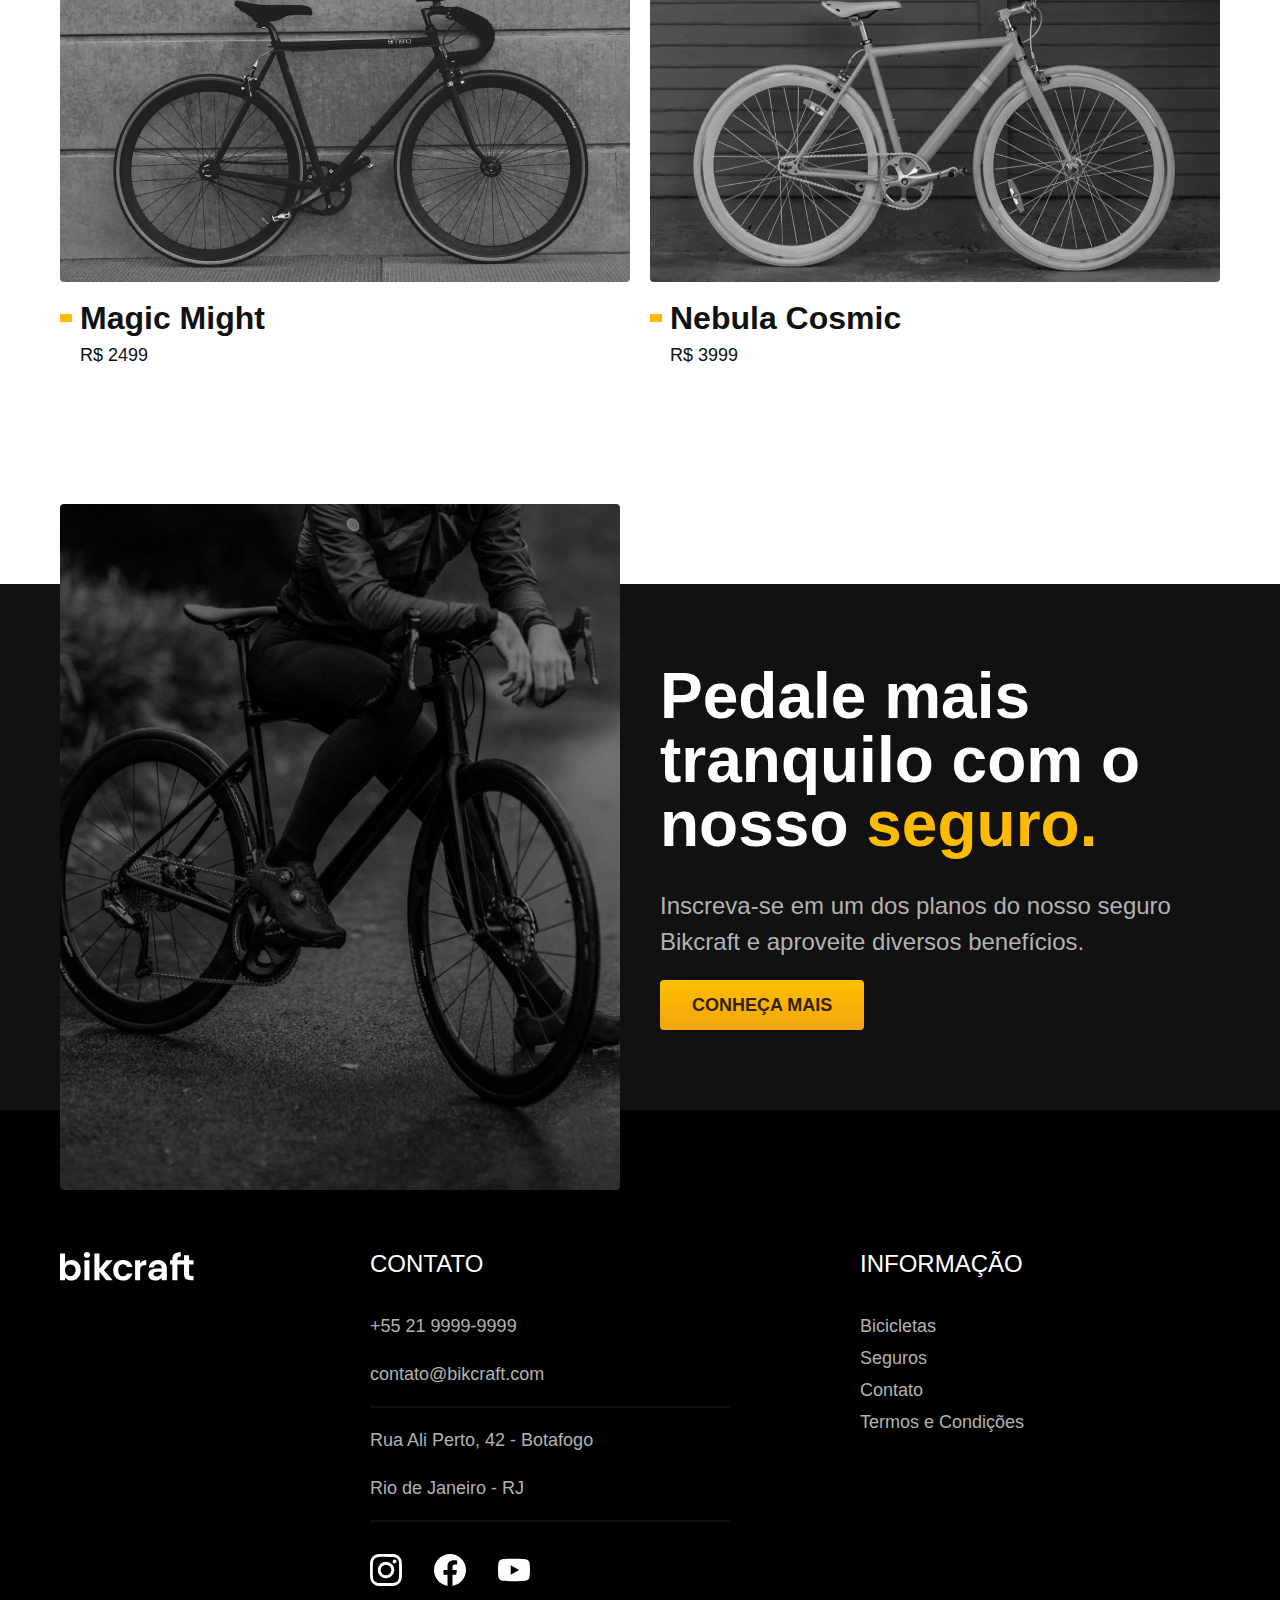
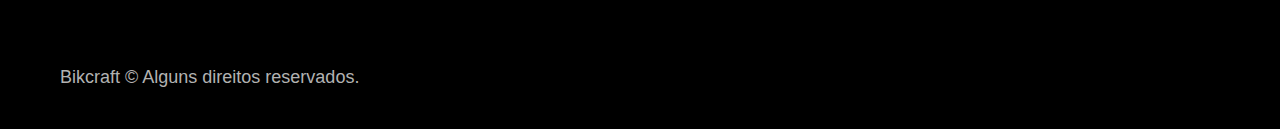
<file: bicicletas-interno/nimbus.html>
<!DOCTYPE html>
<html lang="pt-br">

<head>
  <meta charset="UTF-8">
  <meta http-equiv="X-UA-Compatible" content="IE=edge">
  <meta name="viewport" content="width=device-width, initial-scale=1.0">
  <title>Bikecraft</title>
  <link href="../css/style.min.css" rel="preload" as="style">
  <link rel="stylesheet" href="../css/style.min.css">
  <link rel="icon" href="../favicon.svg" type="image/x-icon">
  <script>document.documentElement.classList.add("js")</script>
</head>

<body id="bicicleta-interno">
  <header id="header">
    <div class="header conteiner">
      <a href="../index.html">
        <img src="../img/bikcraft.svg" alt="Logo Bikecraft">
      </a>
      <nav>
        <ul class="menu">
          <li><a href="/bicicletas.html">Bicicletas</a></li>
          <li> <a href="/seguros.html">Seguros</a></li>
          <li><a href="/contato.html">Contato</a></li>
        </ul>
      </nav>
    </div>
  </header>

  <main>
    <div class="title-area">
      <div class="conteiner">
        <p>R$ 4999</p>
        <h2 class=" title">Nimbus Stark<span>.</span></h2>
      </div>
    </div>

    <section class="bicicleta-produto-bg">
      <div class="bicicleta-produto conteiner">
        <div class="imagens-bike">
          <img src="../img/bicicletas/nimbus.jpg" alt="">

          <img src="../img/bicicletas/nebula.jpg" alt="">


          <img src="../img/bicicletas/magic.jpg" alt="">

        </div>

        <div class="descricao-produto">
          <p class="texto-descricao-produto">A Nimbus Stark é a melhor Bikcraft já criada pela nossa equipe. Ela vem equipada com os melhores acessórios, o que garante maior velocidade.</p>
          <div class="produto-comprar">
            <a class="botao" href="/orcamento.html?tipo=bikeradio&produto=nimbus">Comprar agora</a>
            <span class="entrega"> <img src="../img/icones/entrega.svg" alt=""> entrega em 5 dias</span>
            <span class="estoque"> <img src="../img/icones/estoque.svg" alt="">18 em estoque</span>
          </div>
          <div class="informacao-produto">
            <h3>Informações</h3>
            <ul class="list-info">
              <li>
                <img src="../img/icones/eletrica.svg" alt="">
                <h4>Motor Elétrico</h4>
                <p>Permite você viajar distâncias inimaginaveis com a sua bike.</p>
              </li>
              <li>
                <img src="../img/icones/velocidade.svg" alt="">
                <h4>40 km/h</h4>
                <p>A mais rápida bicicleta elétrica disponível hoje no mercado.</p>
              </li>
              <li>
                <img src="../img/icones/rastreador.svg" alt="">
                <h4>Rastreador</h4>
                <p>Rastreador e sistema anti-furto para garantir o seu sossego.</p>
              </li>
              <li>
                <img src="../img/icones/carbono.svg" alt="">
                <h4>Fibra de Carbono</h4>
                <p>Maior proteção possível para a sua Bikcraft com fibra de carbono.</p>
              </li>
            </ul>
          </div>
          <div class="ficha-tecnica-produto">
            <h3>Ficha Técnica</h3>
            <ul class="list-ficha">
              <li>
                <p>Peso</p><span>9kg</span>
              </li>
              <li>
                <p>Altura</p><span>60cm</span>
              </li>
              <li>
                <p>Largura</p><span>120cm</span>
              </li>
              <li>
                <p>Profundidade</p><span>10cm</span>
              </li>
              <li>
                <p>Marchas</p><span>16</span>
              </li>
              <li>
                <p>Roda</p><span>29</span>
              </li>
            </ul>
          </div>
        </div>
      </div>

    </section>

    <section class="escolha-bike conteiner">
      <h2 class="title ">escolha a sua <span>.</span></h2>
      <ul class="carrossel">
        <li>
          <a href="./magic.html">
            <img src="../img/bicicletas/magic.jpg" alt="bicicleta magic">
            <h3>Magic Might</h3>
            <p>R$ 2499</p>
          </a>
        </li>

        <li>
          <a href="./nebula.html">
            <img src="../img/bicicletas/nebula.jpg" alt="bicicleta nebula">
            <h3>Nebula Cosmic</h3>
            <p>R$ 3999</p>
          </a>
        </li>
      </ul>
    </section>


    <section class="pedale-tranquilo-bg">
      <div class="pedale-tranquilo conteiner">
        <div class="pedale-tranquilo-imagem">
          <img src="../img/fotos/seguros.jpg" alt="Homem em bicicleta">
        </div>
        <div class="pedale-tranquilo-descricao">
          <h2 class="title">Pedale mais tranquilo com o nosso <span>seguro.</span></h2>
          <p>Inscreva-se em um dos planos do nosso seguro Bikcraft e aproveite diversos benefícios.</p>
          <a href="../seguros.html" class="botao">CONHEÇA MAIS</a>
        </div>
      </div>
    </section>
  </main>

  <footer class="footer-bg">
    <div class="footer conteiner">
      <img src="../img/bikcraft.svg" alt="Logo Bikecraft">
      <div class="footer-contato">
        <h4>Contato</h4>
        <ul>
          <li><a href="tel:+5588999999999"> +55 21 9999-9999 </a></li>
          <li><a href="mailto:contato@bikcraft.com">contato@bikcraft.com</a> </li>
          <li>Rua Ali Perto, 42 - Botafogo</li>
          <li> Rio de Janeiro - RJ</li>
        </ul>
        <div class="header-icons">
          <a href="https://www.instagram.com/">
            <img src="../img/redes/instagram.svg" alt="logo instagram">
          </a>
          <a href="https://www.facebook.com/">
            <img src="../img/redes/facebook.svg" alt="logo facebook">
          </a>
          <a href="https://www.youtube.com/">
            <img src="../img/redes/youtube.svg" alt="logo youtube">
          </a>
        </div>

      </div>
      <div class="footer-info">
        <h4>Informação</h4>
        <ul>
          <li><a href="/bicicletas.html">Bicicletas</a></li>
          <li><a href="/seguros.html">Seguros</a> </li>
          <li><a href="/contato.html">Contato</a> </li>
          <li><a href="/termos.html">Termos e Condições</a></li>
        </ul>
      </div>
      <p class="footer-coop">Bikcraft © Alguns direitos reservados.</p>
    </div>
  </footer>


  <script src="../js/script.js"></script>
</body>

</html>
</file>
<file: css/style.min.css>
body{margin:0;color:#111}blockquote,h1,h2,h3,h4,p{margin:0;padding:0}a{text-decoration:none;color:inherit}ul{list-style:none;padding:0;margin:0}img{max-width:100%;display:block;height:auto}img[src$=".jpg"]{border-radius:4px}details summary{list-style:none}.conteiner{max-width:1200px;padding-left:20px;box-sizing:border-box;padding-right:20px;margin-left:auto;margin-right:auto}.botao{display:inline-block;padding:1rem 2rem;text-align:center;color:var(--cor-p5);text-transform:uppercase;background:linear-gradient(180deg,#ffbf00 0,#f2a50c 100%);box-shadow:0 1px 2px rgba(0,0,0,.1);border-radius:4px;cursor:pointer;font:var(--font-1-m-b);max-width:max-content;border:none}.botao:hover{background:linear-gradient(#ffb60d,#e59317)}.botao.seta::after{content:"";width:18px;height:10px;background-image:url(/img/icones/seta.svg);display:inline-block;margin-left:12px;transition:transform .2s}.botao.seta:hover:after{transform:translateX(4px)}.title{color:var(--cor-0);font:var(--font-1-xxl)}.title span{color:var(--cor-p1)}.title-area{background:var(--cor-11);padding-top:60px;padding-bottom:60px}.title-area p{font:var(--font-2-l-b);text-transform:uppercase;color:var(--cor-5);margin-bottom:8px}@media (max-width:600px){.introducao-info a{padding:12px 16px;font-size:1rem}.title-area{padding-top:40px;padding-bottom:40px}.title-area p{font-size:1rem;text-transform:lowercase}}:root{--cor-0:#ffffff;--cor-1:#f7f7f7;--cor-2:#ededed;--cor-3:#dedede;--cor-4:#cccccc;--cor-5:#b2b2b2;--cor-6:#9c9c9c;--cor-7:#717171;--cor-8:#595959;--cor-9:#404040;--cor-10:#2e2e2e;--cor-11:#111111;--cor-12:#000000;--cor-p5:#332200;--cor-p4:#664400;--cor-p3:#a66f00;--cor-p2:#e4a30b;--cor-p1:#ffbb00}:root{--font-1-xxl:600 4rem/1 "Poppins",sans-serif;--font-1-xl:600 2rem/1.25 "Poppins",sans-serif;--font-1-l:400 1.5rem/1 "Poppins",sans-serif;--font-1-m:400 1.125rem/1 "Poppins",sans-serif;--font-1-m-b:600 1.125rem/1 "Poppins",sans-serif;--font-1-s:400 1rem/1.25 "Poppins",sans-serif;--font-1-xs:600 0.75rem/1 "Poppins",sans-serif;--font-2-l:400 1.5rem/1.5 "Roboto",sans-serif;--font-2-l-b:500 1.5rem/1 "Roboto",sans-serif;--font-2-m:500 1.125rem/1 "Roboto",sans-serif;--font-2-s:400 1.125rem/1.25 "Roboto",sans-serif;--font-2-xs:400 0.875rem/1.5 "Roboto",sans-serif}@media (max-width:1200px){:root{--font-1-xxl:600 3rem/1.25 "Poppins",sans-serif;--font-2-l:400 1.125rem/1.5 "Roboto",sans-serif;--font-2-l-b:500 1.125rem/1.125 "Roboto",sans-serif}}@media (max-width:800px){:root{--font-1-xxl:600 2rem/1.25 "Poppins",sans-serif;--font-1-xl:600 1.5rem/1.125 "Poppins",sans-serif}}.form{display:grid;grid-template-columns:1fr 1fr;gap:20px}.form .col-2{grid-column:span 2}.form label{display:block;margin-bottom:4px;font:500 1rem/1.5 Poppins,sans-serif}.form input[type=email],.form input[type=text],.form textarea{font:var(--font-2-s);background:var(--cor-1);border:solid 1px var(--cor-2);border-radius:4px;padding:12px;width:100%;box-sizing:border-box}.form input[type=email]:focus,.form input[type=text]:focus,.form textarea:focus{outline:0;border-color:var(--cor-p1);background:var(--cor-0);box-shadow:0 0 0 2px #fff8dc}@media (max-width:600px){.form{grid-template-columns:1fr}.form .col-2{grid-column:1}}.js .fadeInDown{transform:translate3d(0,-20px,0)}.js .fadeInUp{transform:translate3d(0,20px,0)}.js .fadeInRight{transform:translate3d(20px,0,0)}.js .fadeInLeft{transform:translate3d(-20px,0,0)}.js [data-anime]{opacity:0}.js .anime{opacity:1;transform:none;transition:transform .8s,opacity .8s}#header{background-color:var(--cor-12)}.header{display:flex;justify-content:space-between;align-items:center;flex-wrap:wrap;padding-top:25px;padding-bottom:30px}.menu{display:flex;gap:40px;flex-wrap:wrap}.menu a{padding:16px 0;color:var(--cor-0);font:500 1rem Poppins,sans-serif;position:relative}.menu a::after{content:"";display:block;width:0%;height:2px;background:var(--cor-0);margin-top:4px;transition:.3s;position:absolute}.menu a.ativo::after,.menu a:hover::after{width:100%}@media (max-width:800px){.menu{gap:20px}.menu a{display:inline-block;padding:12px 16px;background:var(--cor-11);border-radius:4px}.menu a:hover{background:var(--cor-10)}.menu a::after{display:none}}@media (max-width:600px){.menu{gap:12px}.menu a{font-size:.75}.header{justify-content:center;gap:20px}}.footer-bg{background-color:var(--cor-12)}.footer{display:grid;grid-template-columns:3fr 5fr 4fr;gap:40px;color:#fff;padding-top:60px;padding-bottom:40px}.footer h4{font:500 1.5rem Roboto,sans-serif;text-transform:uppercase;margin-bottom:32px}.footer-contato ul{margin-bottom:32px}.footer-contato ul li{font:400 1.125rem Roboto,sans-serif;line-height:2rem;color:var(--cor-5);margin-bottom:16px}.footer-contato li:nth-child(2)::after,.footer-contato li:nth-child(4)::after{content:"";display:block;max-width:360px;background:var(--cor-11);height:2px;margin-top:16px}.footer-info a{font:500 1.125rem Roboto,sans-serif;line-height:2rem;color:var(--cor-5)}.footer p{color:var(--cor-5);font:var(--font-2-s)}.header-icons{display:flex;gap:32px}.footer a:hover{color:var(--cor-0)}.footer-coop{grid-column:1/-1;margin-top:40px}@media (max-width:800px){.footer>img{display:none}.footer{grid-template-columns:1fr 1fr}}@media (max-width:600px){.footer{grid-template-columns:1fr;gap:80px}.line{margin:20px 0}.footer-coop{margin-top:0}}.introducao-bg{background:var(--cor-12) url("../img/dec/bottom-left.svg") no-repeat bottom 160px left 20px;box-shadow:inset 0 -120px var(--cor-0)}.introducao{display:grid;grid-template-columns:1fr 1fr;gap:0 40px}.introducao-info{padding-bottom:200px}.introducao-info h1{margin-bottom:32px}.introducao-info p{color:var(--cor-0);font:var(--font-2-l);margin-bottom:20px}.introducao img{height:100%;width:100%;object-fit:cover}@media (max-width:800px){.introducao-bg{padding-top:20px;background-color:var(--cor-11);box-shadow:inset 0 -60px var(--cor-0)}.introducao-info h1{margin-bottom:16px}.introducao-info{padding-bottom:0}.introducao{grid-template-columns:1fr;gap:32px}.introducao img{height:300px;width:100%}}.tecnologia-bg{background-color:var(--cor-11);box-shadow:inset 0 80px var(--cor-0),inset 0 -80px var(--cor-0)}.tecnologia{display:grid;grid-template-columns:1fr 1fr;gap:60px}.subtitle{display:block;color:var(--cor-5);font:var(--font-2-l);text-transform:uppercase;margin-bottom:20px}.tecnologia-info h2{margin-bottom:32px}.tecnologia-info>p{color:var(--cor-5);font:var(--font-2-l);margin-bottom:20px}.tecnologia-info a{display:inline-block;font:600 1.5rem/1 Poppins,sans-serif;text-transform:uppercase;color:var(--cor-p1);margin-bottom:80px;position:relative}.tecnologia-info a::after{content:"";display:block;height:4px;width:0%;background:var(--cor-p1);position:absolute;margin-top:10px;transition:.3s}.tecnologia-info a:hover::after{width:100%}.tecnologia-modes{display:flex;gap:40px}.tecnologia-modes img{width:24px;margin-bottom:8px}.tecnologia-modes h3{color:var(--cor-0);font:500 1.5rem/1.25 Poppins,sans-serif;margin-bottom:8px;width:max-content}.tecnologia-modes p{font:var(--font-1-s);color:var(--cor-5)}.tecnologia-imagem img{height:100%;width:100%;object-fit:cover;object-position:left}.tecnologia-info{padding-top:160px;padding-bottom:160px}@media (max-width:800px){.tecnologia-info{padding-top:60px;padding-bottom:60px}.tecnologia{grid-template-columns:1fr}.tecnologia-bg{box-shadow:initial}.tecnologia-imagem{display:none}.tecnologia-info a{margin-bottom:60px}}@media (max-width:600px){.tecnologia-modes{flex-direction:column}.tecnologia-info a{font-size:1.125rem}}.parceiros{padding-top:80px;padding-bottom:120px}.parceiros .title{color:var(--cor-11);margin-bottom:60px}.galeria{max-width:1400px;box-sizing:border-box;padding-left:20px;padding-right:20px;margin-left:auto;margin-right:auto;display:grid;grid-template-columns:repeat(4,1fr)}.galeria li{display:flex;padding:32px;border-left:2px solid var(--cor-2)}.galeria li img{margin:auto}.galeria li:first-child,.galeria li:nth-child(5){border-left:none}.galeria li:nth-child(n+5){border-top:2px solid var(--cor-2)}@media (max-width:800px){.parceiros{padding-bottom:60px}.parceiros .title{margin-bottom:30px}.galeria{grid-template-columns:repeat(2,1fr)}.galeria li:nth-child(n+3){border-top:2px solid var(--cor-2)}.galeria li:nth-child(odd){border-left:none}}.depoimento{display:grid;grid-template-columns:1fr 1fr;background-color:var(--cor-p1);overflow-x:hidden}.depoimento img{width:100%;height:100%;object-fit:cover;border-radius:0}.descricao-depoimento{padding:40px 40px 80px 80px;align-self:end;background:url("../img/dec/bottom-right-p.svg") no-repeat bottom 40px right 40px}.descricao-depoimento p{max-width:32ch;font:italic 900 2rem/1.25 Merriweather,Times,serif;color:var(--cor-p5);margin-bottom:32px;position:relative}.descricao-depoimento p::after,.descricao-depoimento p::before{font-size:5rem;color:var(--cor-p2);position:absolute}.descricao-depoimento p::before{content:"“";left:-50px;top:-20px}.descricao-depoimento p::after{content:"”"}.descricao-depoimento .autora{font:var(--font-1-m-b);color:var(--cor-p4)}@media (max-width:1200px){.depoimento img{max-height:520px}}@media (max-width:800px){.depoimento{grid-template-columns:1fr;text-align:center}.descricao-depoimento{padding:40px 20px;justify-self:center}.depoimento img{max-height:250px}}.seguros-bg{background:var(--cor-11)}.seguros-bg>h2{padding-top:60px}.seguro{display:flex;flex-wrap:wrap;gap:40px;justify-content:center;align-items:center;padding-top:60px;padding-bottom:60px}#seguro .seguro{padding-top:0}.seguro p{color:var(--cor-0)}.subtitle-prata{color:var(--cor-6)}.subtitle-ouro{color:var(--cor-p1)}.card{display:grid;grid-template-columns:1fr 1fr;justify-items:end}.card h3{font:var(--font-1-xl);text-transform:uppercase;margin-bottom:30px}.card ul{margin-bottom:20px}.card li p{font:var(--font-2-m);padding:10px 0;position:relative;display:flex;align-items:center}.card li p::before{content:"";background-image:url(../img/icones/lista.svg);display:block;width:13px;height:9px;position:absolute;left:-21px}.prata a{background:var(--cor-10);color:var(--cor-4)}.prata a:hover{background:var(--cor-9)}.ouro,.prata{background:var(--cor-12);border-radius:4px;padding:32px;padding-left:52px}.valor-sg{font:var(--font-1-xl);line-height:.5;text-align:end}.valor-sg span{font:var(--font-1-xs);color:var(--cor-6)}.subtitle-seguro{font:var(--font-2-l);color:var(--cor-5);text-transform:uppercase}@media (max-width:800px){.card li p{font-size:1rem}.card a{padding:12px 16px}}@media (max-width:550px){.card a{font-size:.9rem}}.escolha-bike{padding-top:60px;padding-bottom:120px}.escolha-bike .title{color:var(--cor-11);padding-bottom:40px}.carrossel{display:flex;gap:20px;padding:0 20px 20px 20px;flex-wrap:nowrap;max-width:1400px;margin-left:auto;margin-right:auto;overflow-x:auto}#bicicleta-interno .carrossel{padding:0 0 20px 0}.carrossel li{min-width:280px}.carrossel img{margin-bottom:16px}.carrossel h3,.escolha-bike-interno h3{font:var(--font-1-xl);margin-bottom:8px}.carrossel h3{display:flex;align-items:center}.carrossel h3::before{content:"";display:inline-block;width:12px;height:8px;margin-right:8px;background:var(--cor-p1);transition:.2s}.carrossel a:hover h3::before{width:24px}.carrossel p,.escolha-bike-interno p{font:var(--font-2-m)}.carrossel p{margin-left:20px}@media (max-width:800px){.escolha-bike{padding-bottom:60px}}.bicicleta-bg{background:linear-gradient(to right,var(--cor-0) 20%,var(--cor-11) 0)}.bicicleta{display:grid;grid-template-columns:1fr 1fr;gap:40px;padding-top:60px;padding-bottom:60px;background:url("../img/dec/top-right.svg") no-repeat top 40px right 40px}.bicicleta-imagem{display:grid}.bicicleta-imagem img{grid-area:1/1}.bicicleta-imagem span{background:var(--cor-11);color:var(--cor-0);grid-area:1/1;display:inline-block;place-self:start end;margin-top:20px;padding:8px 16px 8px 8px;font:var(--font-1-s);border-radius:4px 0 0 4px}.bicicleta-info{display:grid;grid-template-columns:1fr auto;align-items:start}.bicicleta-info h2,.bicicleta-info p{grid-column:1/-1}.bicicleta-info h2{font:var(--font-1-xl);margin-bottom:20px}.bicicleta-info h2::before{content:"";display:block;width:12px;height:8px;background:var(--cor-p1);margin-bottom:8px}.bicicleta-info p,.font-herdada{font:var(--font-1-m);color:var(--cor-8)}.bicicleta-info p{margin-bottom:32px}.bicicleta-info a{place-self:end}.bicicleta-info li{display:flex;align-items:center;margin-top:18px}.bicicleta-info img{width:24px;margin-right:8px}.bicicleta .cor-0 h2{color:var(--cor-0)}.bicicleta .cor-0 li,.bicicleta .cor-0 p{color:var(--cor-5)}@media (max-width:800px){.bicicleta-bg{background:var(--cor-11)}.bicicleta{grid-template-columns:1fr;gap:20px;padding-top:40px;padding-bottom:40px}}@media (max-width:600px){.bicicleta-info{grid-template-columns:1fr}.bicicleta-info ul{margin-bottom:32px;display:grid;grid-template-columns:1fr 1fr;gap:10px}.bicicleta-info a{place-self:start}}.bicicleta-produto-bg{background:var(--cor-11)}.bicicleta-produto{display:grid;grid-template-columns:1fr 1fr;align-items:start;gap:40px;padding-bottom:120px}#bicicleta-interno .title-area p{font:600 2rem/1.5 Roboto,sans-serif;text-transform:uppercase}.imagens-bike{display:flex;flex-wrap:wrap;gap:20px}.imagens-bike img{flex:1;min-width:200px}.imagens-bike img:first-child{min-width:100%}.texto-descricao-produto{font:var(--font-2-l);color:var(--cor-5);margin-bottom:32px}.produto-comprar{display:grid;grid-template-columns:max-content auto;align-items:center;justify-items:start;gap:8px 12px;margin-bottom:32px}.produto-comprar a{grid-row:span 2}.produto-comprar span{font:var(--font-1-xs);color:var(--cor-6);background:var(--cor-12);display:flex;align-items:center;gap:8px;border-radius:4px;padding:4px 8px}.descricao-produto h3{font:var(--font-1-xs);color:var(--cor-0);letter-spacing:.15em;text-transform:uppercase;margin-bottom:12px}.list-info{display:grid;grid-template-columns:1fr 1fr;gap:34px;background:var(--cor-12);border-radius:5px;padding:34px;margin-bottom:32px}.list-info img{margin-bottom:8px;width:24px}.list-info h4{font:500 1.125rem/1.5 Poppins,sans-serif;color:var(--cor-0);margin-bottom:8px}.list-info p{font:var(--font-2-xs);color:var(--cor-5)}.list-ficha{background:var(--cor-12);border-radius:5px;padding:20px}.list-ficha li{font:var(--font-2-m);color:var(--cor-4);display:flex;justify-content:space-between;padding:12px 0;border-bottom:1px solid var(--cor-11)}.list-ficha li:last-child{border-bottom:none}.list-ficha li span{color:var(--cor-6)}@media (max-width:800px){.bicicleta-produto{grid-template-columns:1fr;padding-bottom:60px}.imagens-bike{grid-row:2}.title-area p{font-size:1.25rem}}@media (max-width:400px){.list-info{grid-template-columns:1fr}.produto-comprar{grid-template-columns:1fr}}.pedale-tranquilo-bg{background:var(--cor-11);box-shadow:inset 0 80px var(--cor-0),inset 0 -80px var(--cor-12)}.pedale-tranquilo{display:grid;grid-template-columns:1fr 1fr;gap:40px}.pedale-tranquilo-descricao{padding-bottom:160px;padding-top:160px}.pedale-tranquilo-imagem img{width:100%;height:100%;object-fit:cover}.pedale-tranquilo h2{margin-bottom:32px}.pedale-tranquilo p{font:var(--font-2-l);color:var(--cor-5);margin-bottom:20px}@media (max-width:800px){.pedale-tranquilo-bg{box-shadow:none}.pedale-tranquilo{grid-template-columns:1fr}.pedale-tranquilo-descricao{grid-row:1;padding-top:80px;padding-bottom:0}.pedale-tranquilo-imagem img{height:280px}}.nossas-vantagens-bg{background:var(--cor-12)}.nossas-vantagens{display:grid;grid-template-columns:repeat(auto-fit,minmax(280px,max-content));gap:40px 80px;color:var(--cor-0);padding-top:120px;padding-bottom:120px}.nossas-vantagens h2{grid-column:1/-1;margin-bottom:80px}.nossas-vantagens img{margin-bottom:8px}.nossas-vantagens h4{font:var(--font-1-m-b);margin-bottom:8px}.nossas-vantagens p{font:var(--font-2-m);font-weight:400}@media (max-width:800px){.nossas-vantagens{padding-top:60px;padding-bottom:60px;gap:20px 40px}.nossas-vantagens h2{margin-bottom:40px}}@media (max-width:600px){.nossas-vantagens{gap:40px}}.perguntas-frequentes{padding-top:120px;padding-bottom:120px}.perguntas-frequentes h2{color:var(--cor-12);margin-bottom:80px}.lista-pergunta details{max-width:100%;padding:20px;padding-left:40px}.lista-pergunta li:nth-child(odd){background:var(--cor-1)}.lista-pergunta details summary{font:var(--font-1-m-b);cursor:pointer;position:relative}.lista-pergunta details summary::before{content:"";display:inline-block;width:12px;height:8px;background:var(--cor-p1)}.lista-pergunta details summary::after{content:"";display:inline-block;width:14px;height:6px;background:url(/img/icones/seta-abrir.svg);transition:.3s}.lista-pergunta details summary[aria-expanded=true]::after{transform:rotate(180deg)}.lista-pergunta details summary{display:grid;grid-template-columns:auto 1fr auto;align-items:center;gap:8px}.lista-pergunta details p{font:var(--font-2-m);color:var(--cor-9);max-width:80ch;padding-top:16px;padding-left:20px}@media (max-width:800px){.perguntas-frequentes{padding-top:60px;padding-bottom:60px}.perguntas-frequentes h2{margin-bottom:40px}}.contato-bg{background:linear-gradient(var(--cor-11) 300px,var(--cor-1) 0)}.contato{display:grid;grid-template-columns:5fr 7fr}.contato-form,.contato-info{padding:60px;box-shadow:0 1px 2px rgba(0,0,0,.1)}.contato-info{background-color:var(--cor-12);border-radius:5px 0 0 5px}.contato-info h2{font:var(--font-1-m-b);color:var(--cor-0);margin-bottom:60px}.contato-endereco p,.contato-meios{font:var(--font-2-s);color:var(--cor-4)}.contato-endereco{margin-bottom:32px;padding-left:28px;background:url(../img/icones/local.svg) no-repeat 0 2px}.contato-endereco p{margin-bottom:4px}.contato-meios a{display:block;max-width:max-content;margin-bottom:8px;padding-left:28px}.contato-meios a:hover{color:var(--cor-0)}.contato-meios a:first-child{background:url(../img/icones/email.svg) no-repeat 0 2px}.contato-meios a:nth-child(2){margin-bottom:32px}.contato-meios a:last-child{background:url(../img/icones/telefone.svg) no-repeat 0 2px;margin-bottom:60px}.contato-meios{margin-bottom:32px}.flex-icon{display:flex;flex-wrap:wrap;gap:32px;padding-left:28px}.contato-form{background:var(--cor-0);border-radius:0 5px 5px 0}.contato-form .botao{grid-column:1/-1}@media (max-width:800px){.contato{grid-template-columns:1fr}.contato-form,.contato-info{padding:40px}.contato-info{border-radius:5px 5px 0 0}.contato-form{border-radius:0 0 5px 5px}.contato-info h2,.contato-meios a:last-child{margin-bottom:32px}}.lojas-locais-bg{background:var(--cor-1)}.lojas-locais{display:grid;grid-template-columns:1fr 1fr;gap:0 40px;padding-top:120px;padding-bottom:120px}.lojas-locais h2{color:var(--cor-12);grid-column:1/-1;margin-bottom:60px}.lojas-locais>img{border-radius:4px 4px 0 0;margin-bottom:32px}.regiao{background:var(--cor-0);border-radius:4px;box-shadow:0 1px 2px rgba(0,0,0,.1)}.regiao-descricao{display:grid;grid-template-columns:1fr 1fr;gap:32px 16px;padding:32px}.horario,.regiao-descricao h3{grid-column:1/-1}.regiao h3{font:var(--font-1-xl);display:flex;align-items:center;gap:8px}.regiao h3::before{content:"";width:12px;height:8px;display:inline-block;background-color:var(--cor-p1)}.contato-regiao{display:grid;gap:8px;border-left:2px solid var(--cor-2);padding-left:12px}.contato-regiao a,.contato-regiao p{font:500 1rem/2 Roboto,sans-serif;color:var(--cor-8)}.horario{font:var(--font-1-xs);display:flex;gap:8px;align-items:center}@media (max-width:800px){.lojas-locais{gap:20px;padding-top:60px;padding-bottom:60px}.lojas-locais h2{margin-bottom:32px}.regiao-descricao{grid-template-columns:1fr}}@media (max-width:600px){.lojas-locais{grid-template-columns:1fr}}#orcamento{background:linear-gradient(var(--cor-11) 500px,var(--cor-1) 0)}.orcamento{display:grid;grid-template-columns:5fr 7fr;padding-bottom:120px}.orcamento h2{font:var(--font-1-xs);color:var(--cor-5);text-transform:uppercase;position:relative;display:flex;align-items:center}.orcamento-conteudo h2,.orcamento-form h2:nth-child(n+2){margin-top:20px}.orcamento h2::before{content:"";width:4px;height:8px;display:inline-block;background:var(--cor-p1);position:absolute;left:-12px}.orcamento-escolha,.orcamento-form{padding:60px;box-shadow:0 1px 2px rgba(0,0,0,.1)}.orcamento-escolha{border-radius:5px 0 0 5px;background:var(--cor-12);display:grid;grid-template-columns:1fr 1fr;gap:20px;align-content:start}.orcamento-escolha>*{grid-column:1/-1}.orcamento-escolha>label{grid-column:initial}.orcamento-escolha label{font:var(--font-1-m);color:var(--cor-4);background:var(--cor-10);padding:12px 16px;border-radius:4px;cursor:pointer;display:grid;grid-template-columns:auto 1fr auto;align-items:center;border:1px solid var(--cor-10)}.orcamento-escolha input:checked+label{background:var(--cor-0);color:var(--cor-11)}.orcamento-escolha label::before{content:"";width:12px;height:12px;box-sizing:border-box;border:1px solid var(--cor-6);border-radius:50%;margin-right:8px;display:inline-block}.orcamento-escolha input:checked+label::before{border-color:var(--cor-7);box-shadow:inset 0 0 0 2px var(--cor-0),inset 0 0 0 5px var(--cor-7)}.orcamento-escolha label:hover{background:var(--cor-9);border-color:var(--cor-9)}.orcamento-escolha input:focus+label{border:solid 1px var(--cor-12);box-shadow:0 0 0 2px var(--cor-p1)}.orcamento-escolha label span{display:none}.orcamento-escolha input:checked+label span{display:inline-block}.orcamento-escolha input{opacity:0;position:absolute;pointer-events:none}.orcamento-conteudo{display:none}#bikeradio:checked~#orcamento-bikecraft,#seguroradio:checked~#orcamento-seguro{display:grid;gap:20px}.orcamento-detalhes{display:none;grid-template-columns:1fr 1fr;background:var(--cor-0);padding:20px;align-items:center;border-radius:4px}.orcamento-detalhes li{font:var(--font-1-xs);color:var(--cor-8);display:flex;align-items:center;margin-bottom:8}.orcamento-detalhes li img{width:16px;margin-right:8px}.orcamento-escolha input:checked+label+.orcamento-detalhes{display:grid}.orcamento-form{border-radius:0 5px 5px 0;background:var(--cor-0)}.orcamento-form h2{color:var(--cor-9)}@media (max-width:1200px){.orcamento-escolha,.orcamento-form{padding:32px}}@media (max-width:800px){.orcamento{grid-template-columns:1fr}.orcamento-escolha{border-radius:5px 5px 0 0}.orcamento-form{border-radius:0 0 5px 5px}}@media (max-width:400px){.orcamento-escolha{grid-template-columns:1fr}}.termos{padding-top:80px;padding-bottom:80px}.termos p+h2{margin-top:40px}.termos h2{font:600 1.5rem/1.5 Poppins,sans-serif;margin-bottom:20px}.termos p{font:400 1.125rem/1.5 Roboto,sans-serif;color:var(--cor-10);max-width:760px;margin-bottom:24px}
</file>
